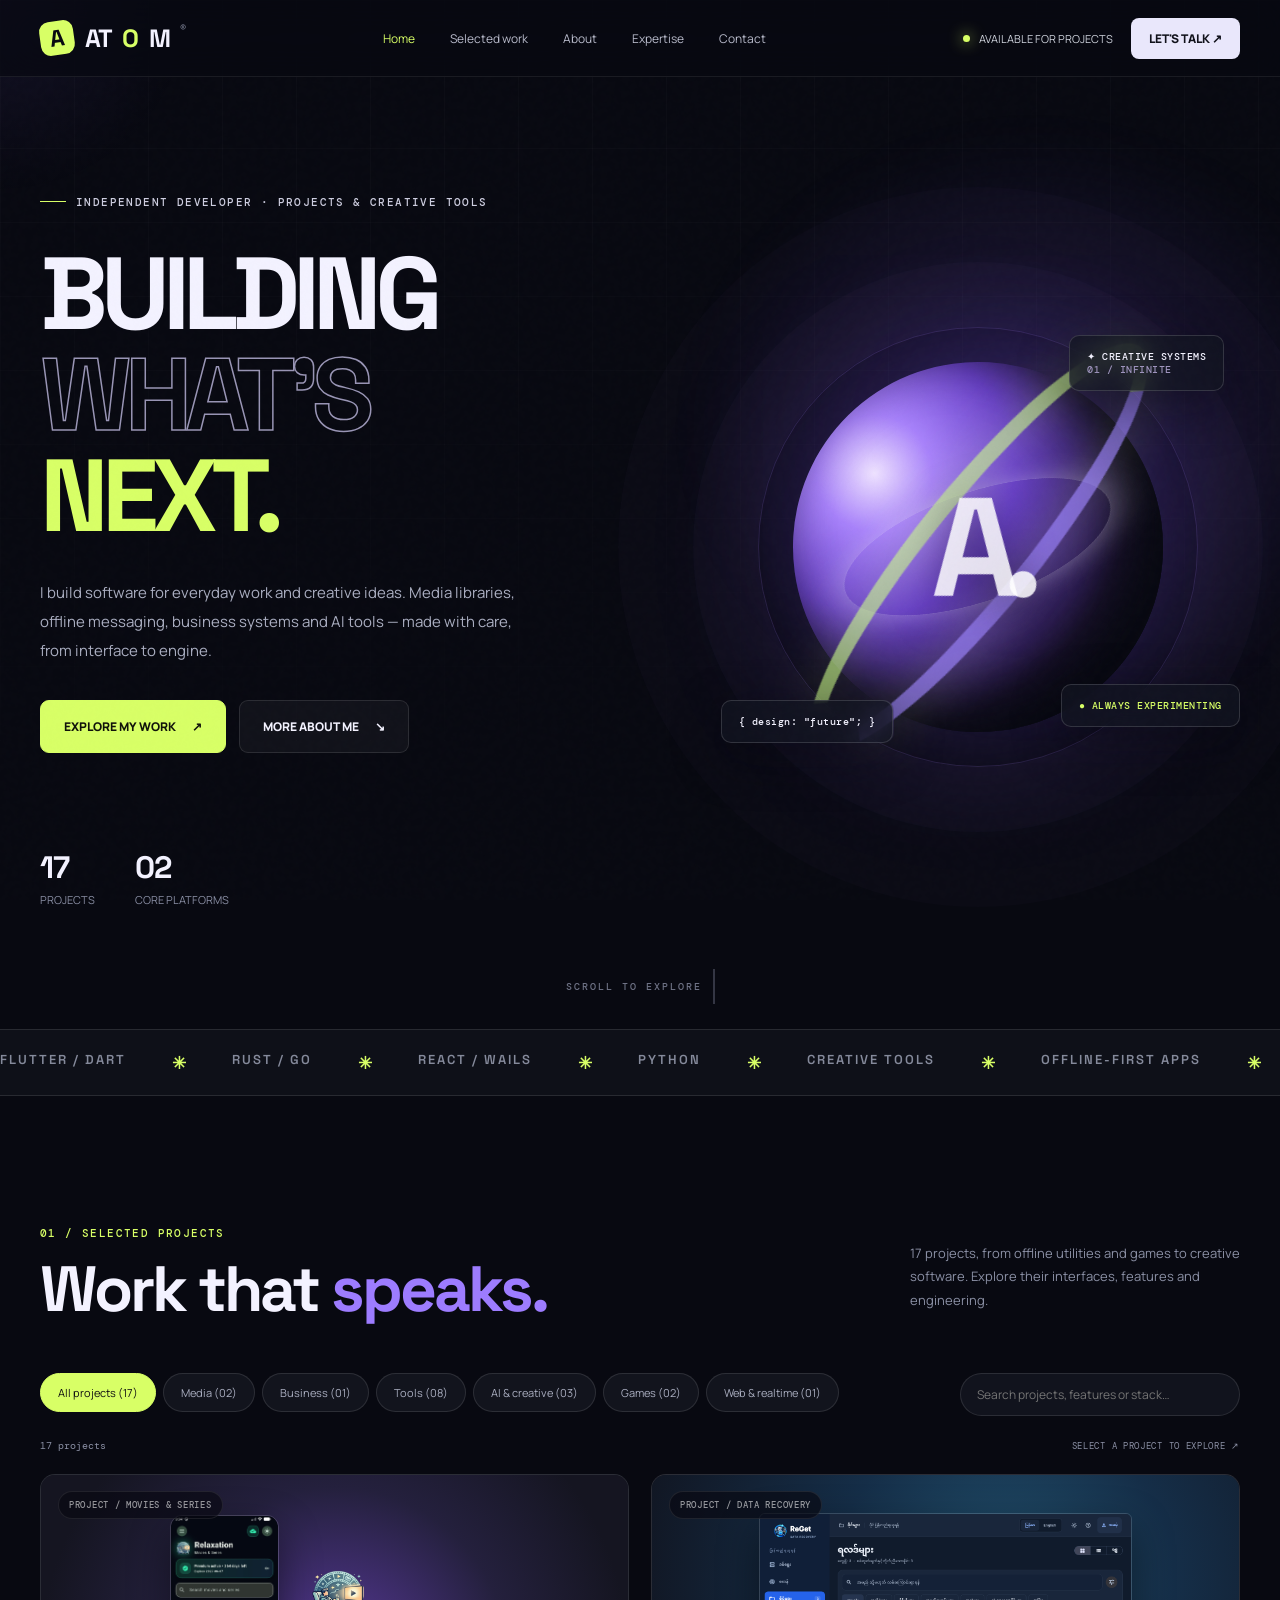
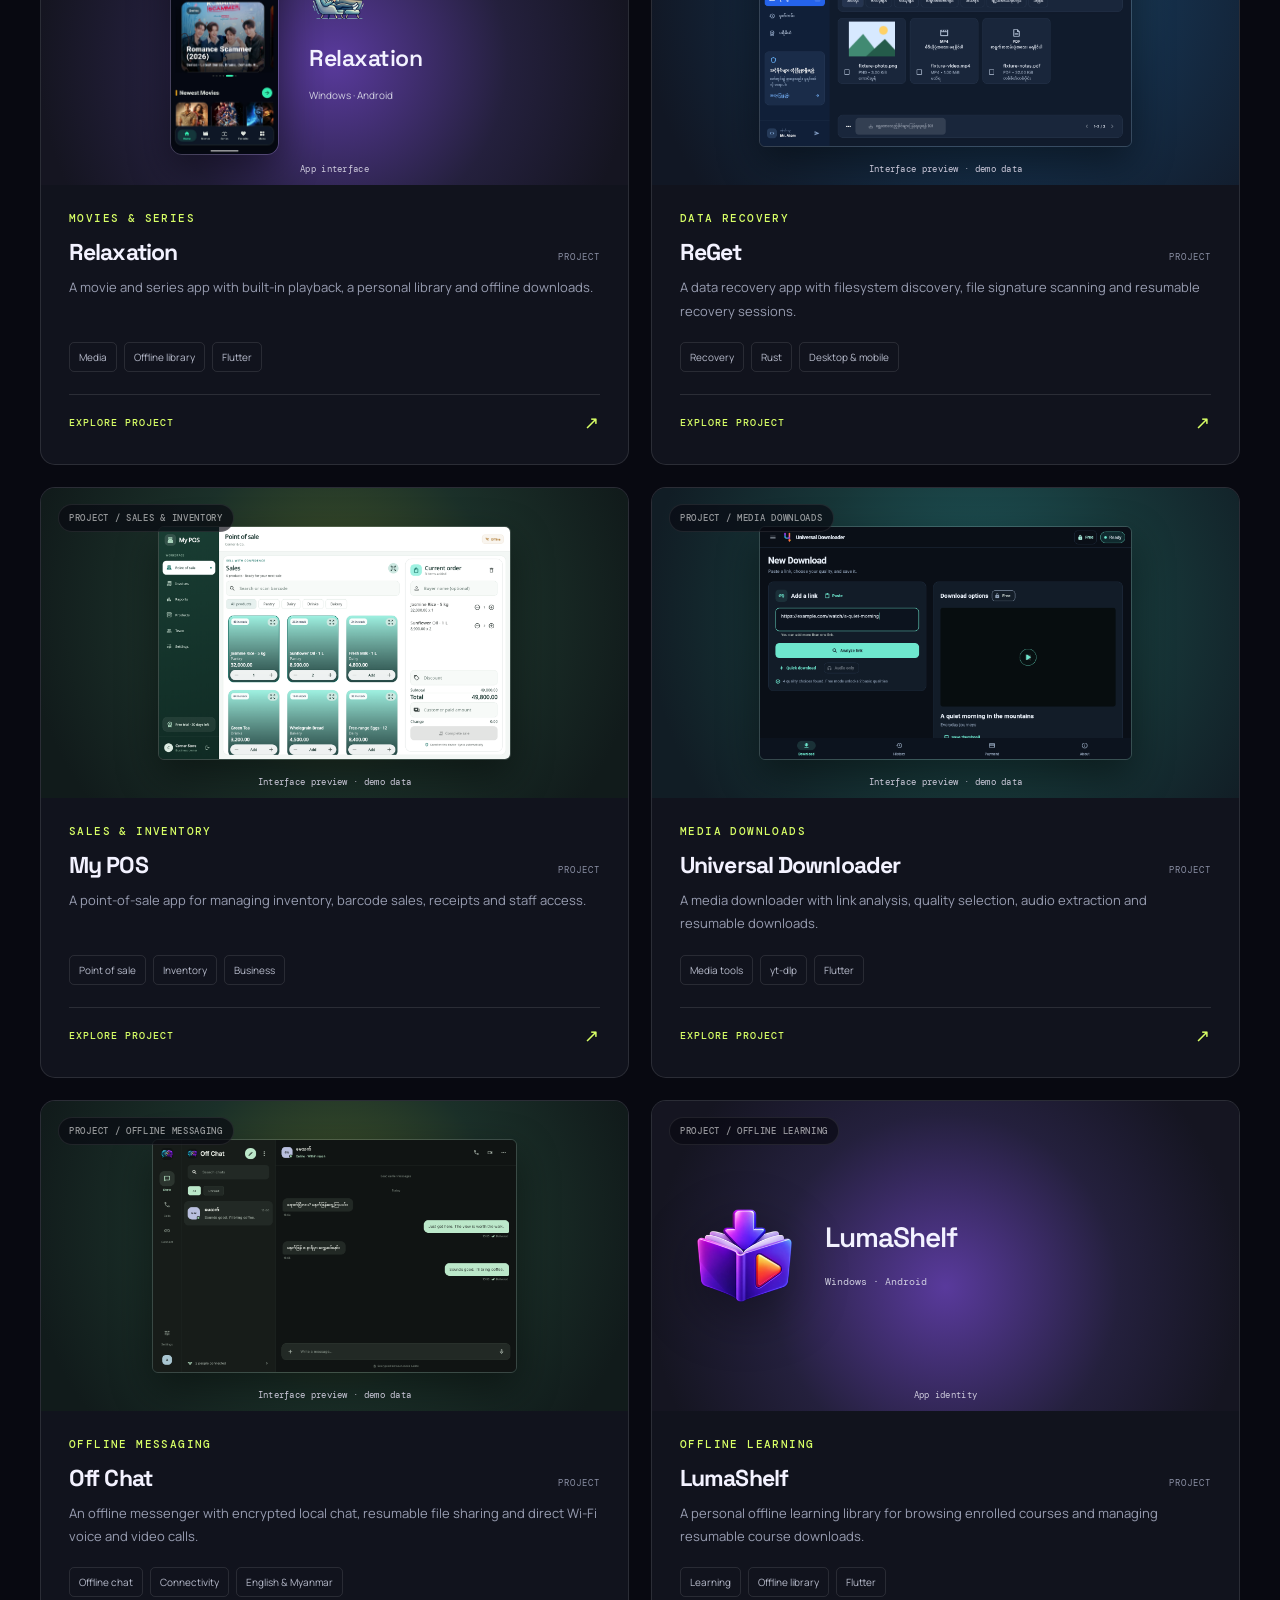
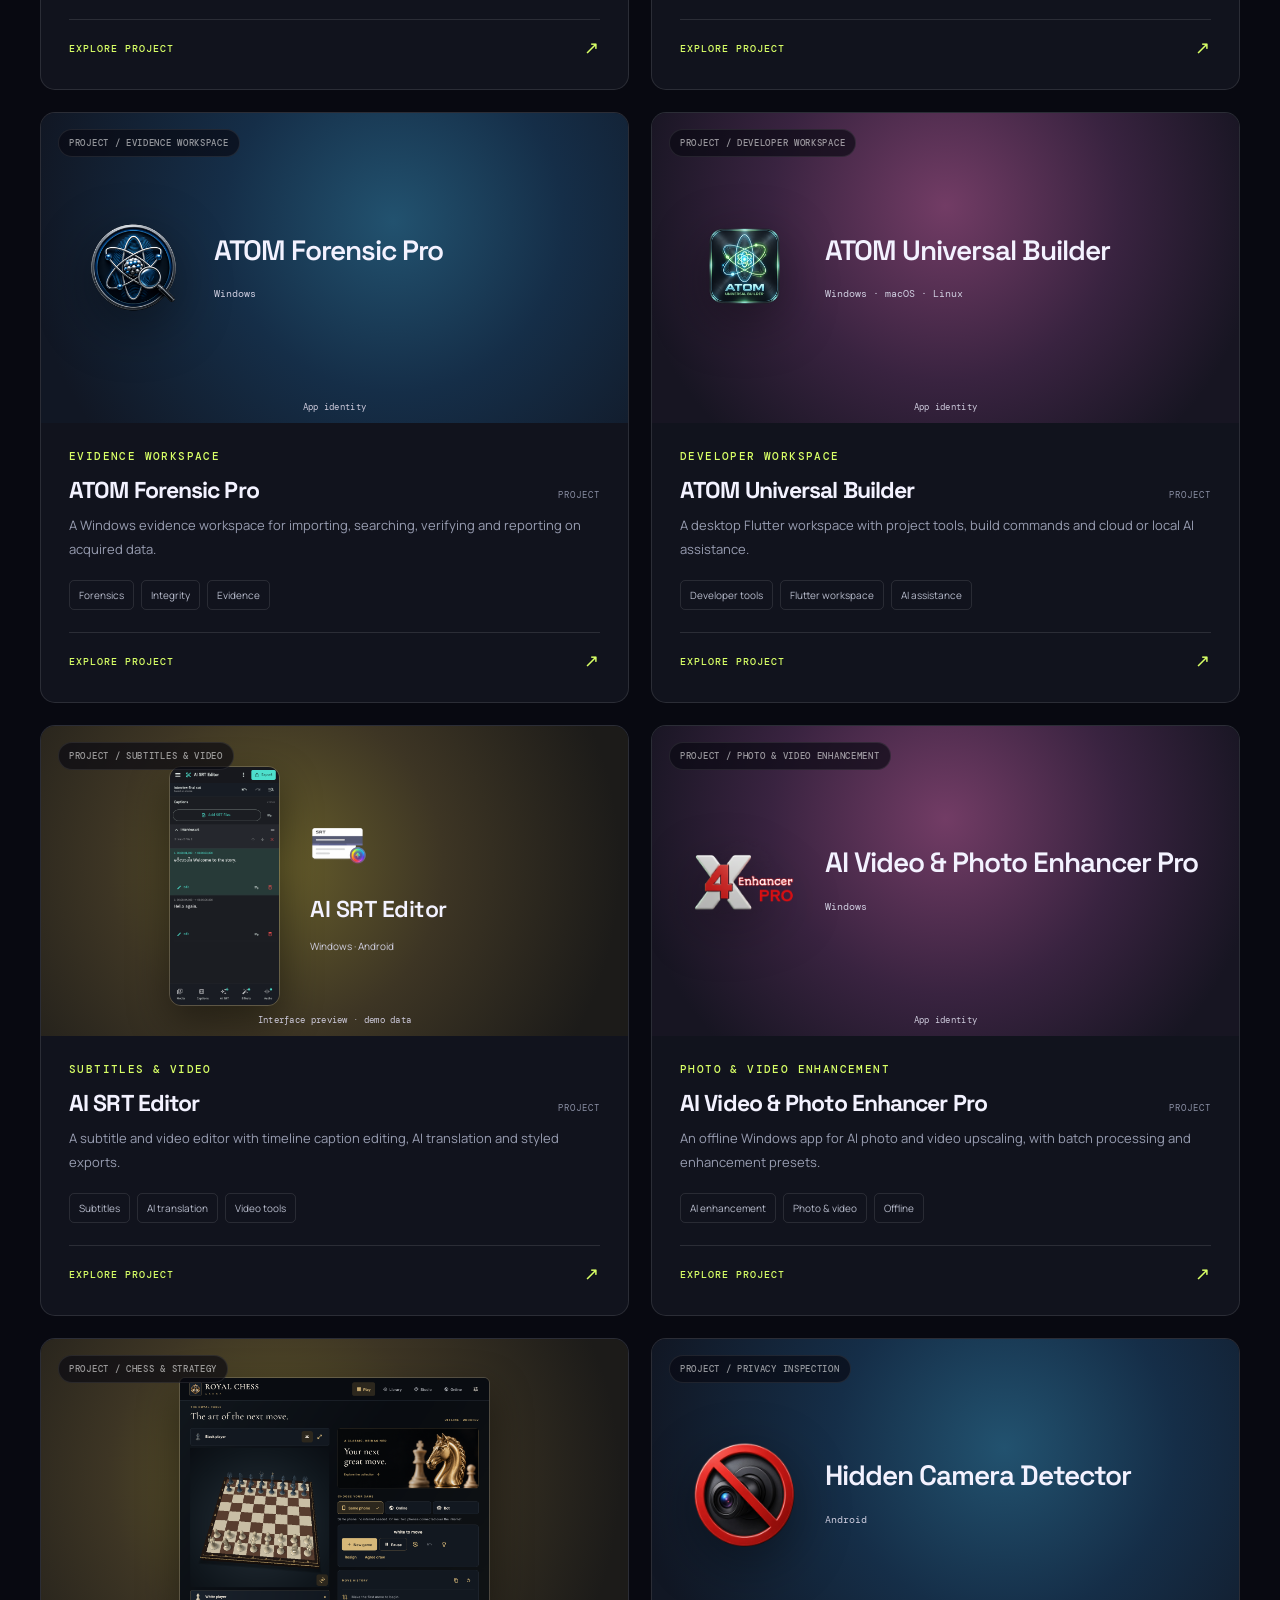
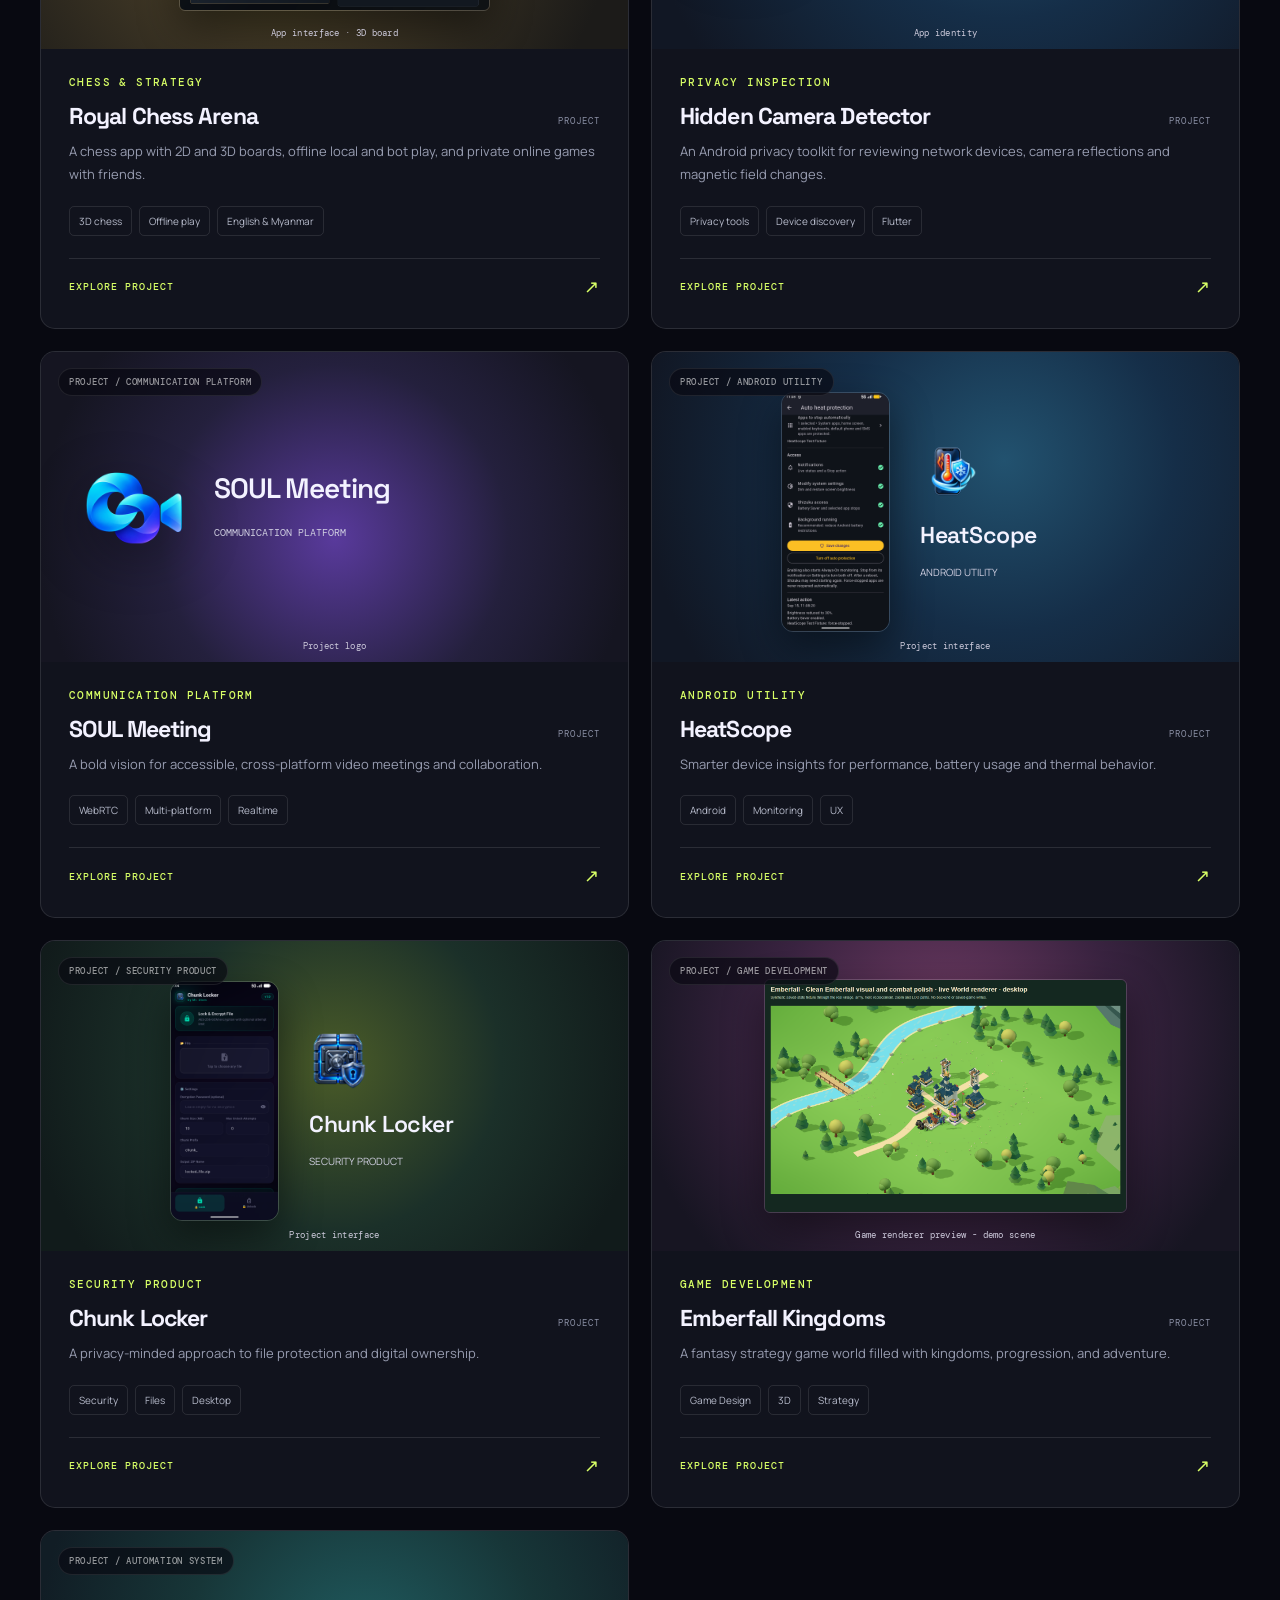
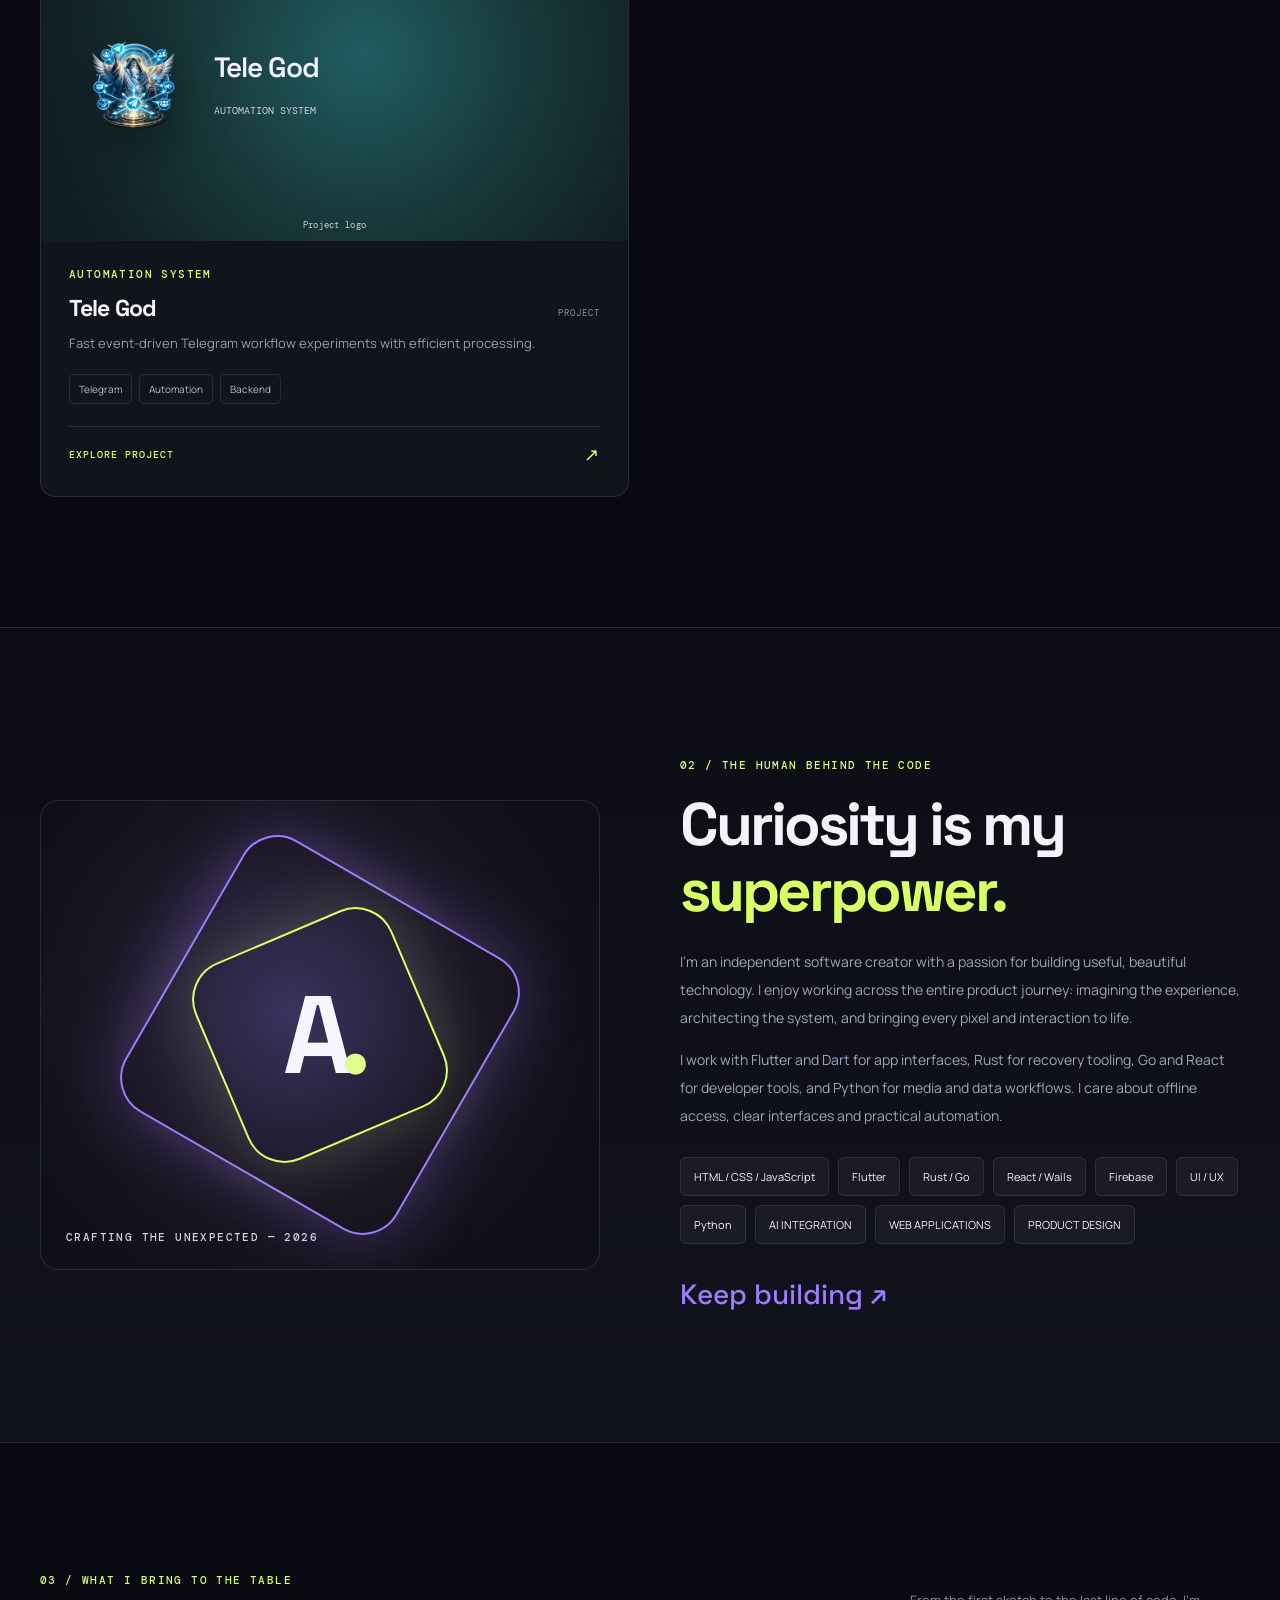
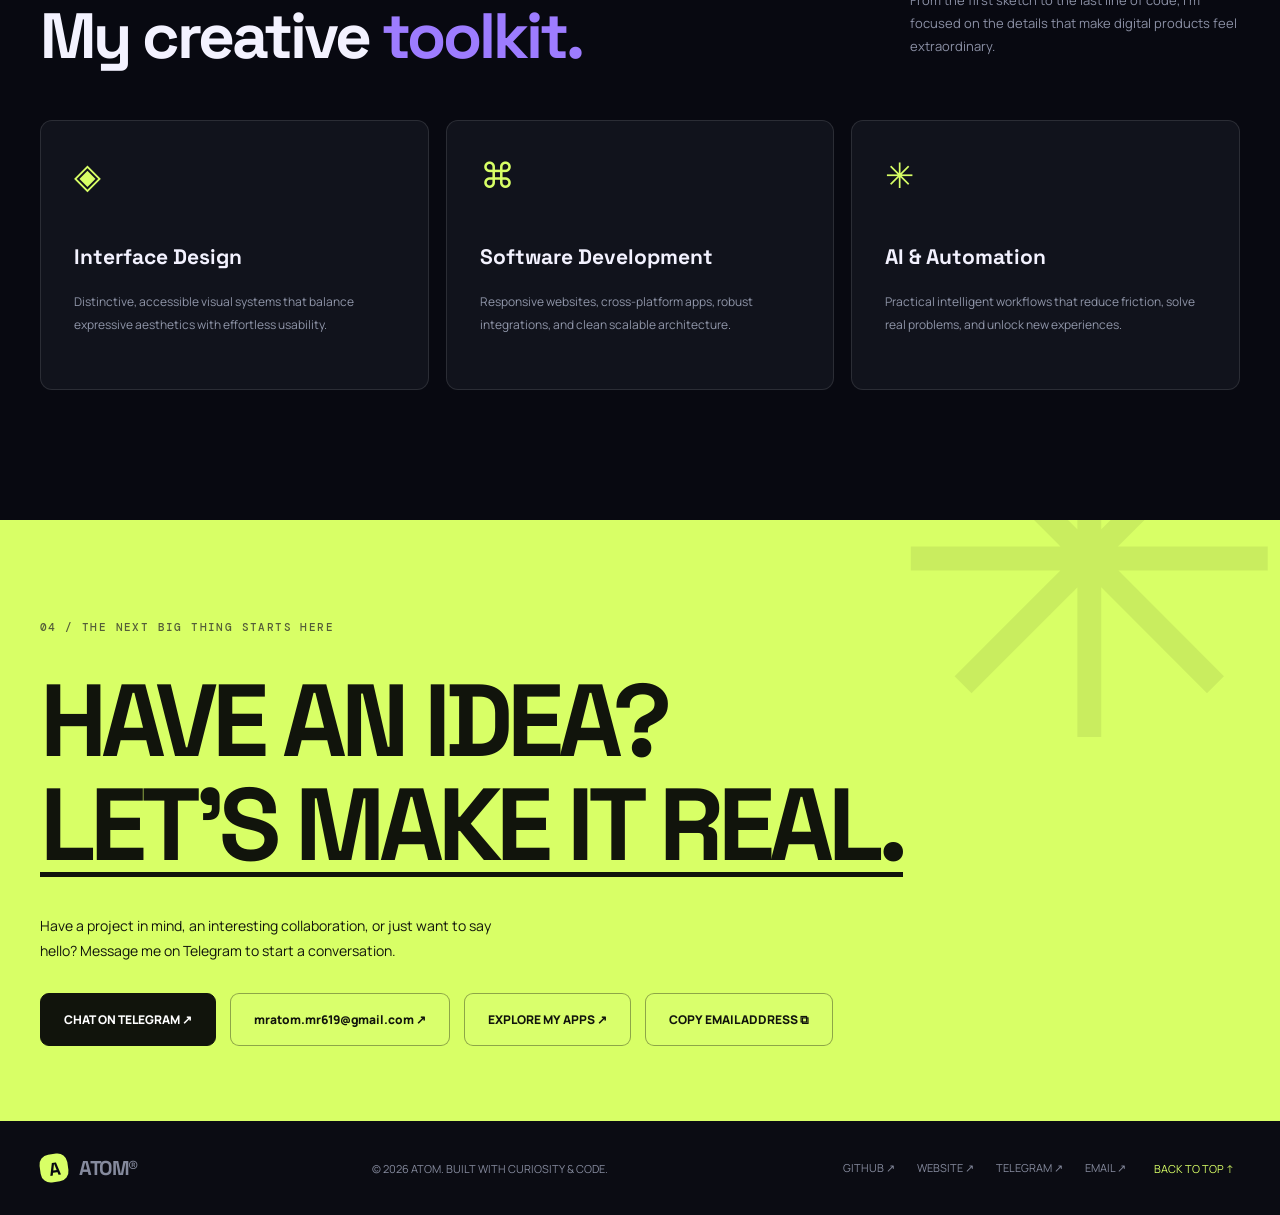
<file: index.html>
<!DOCTYPE html>
<html lang="en">
<head>
<meta charset="UTF-8"><meta name="viewport" content="width=device-width, initial-scale=1"><meta name="theme-color" content="#080911">
<title>ATOM — Projects, Tools & Creative Development</title>
<meta name="description" content="Explore ATOM’s 17 projects: Relaxation, ReGet, My POS, Universal Downloader, Off Chat, LumaShelf, ATOM Forensic Pro, ATOM Universal Builder, AI SRT Editor, AI Video &amp; Photo Enhancer Pro, Royal Chess Arena, Hidden Camera Detector, SOUL Meeting, HeatScope, Chunk Locker, Emberfall Kingdoms and Tele God.">
<meta property="og:title" content="ATOM — Projects, Tools & Creative Development">
<meta property="og:description" content="17 projects across media, business, communication, developer tools, games and AI. Explore interfaces, features and the technology behind each project.">
<meta property="og:type" content="website"><meta property="og:url" content="https://mratom.asia/">
<meta property="og:image" content="https://mratom.asia/assets/projects/reget.png">
<meta name="twitter:card" content="summary_large_image">
<link rel="canonical" href="https://mratom.asia/">
<link rel="icon" href="favicon.svg" type="image/svg+xml">
<link rel="stylesheet" href="styles.css?v=a83c1f78e23f">
</head>
<body>
<div class="cursor-glow" id="cursorGlow" aria-hidden="true"></div>
<header class="topbar"><div class="wrap nav"><a href="#home" class="brand" aria-label="Atom home"><span class="brand-icon">A</span>AT<span style="color:var(--acid)">O</span>M<span style="font-size:12px;color:var(--muted);align-self:start;letter-spacing:0">®</span></a><nav class="nav-links" id="navLinks" aria-label="Primary navigation"><a href="#home" class="active">Home</a><a href="#work">Selected work</a><a href="#about">About</a><a href="#services">Expertise</a><a href="#contact">Contact</a></nav><div class="nav-right"><span class="availability"><i class="dot"></i> AVAILABLE FOR PROJECTS</span><a class="nav-cta" href="https://t.me/mratom_619" target="_blank" rel="noopener noreferrer">LET'S TALK ↗</a><button class="menu" id="menuBtn" aria-label="Toggle menu" aria-expanded="false">☰</button></div></div></header>
<main><section class="hero" id="home"><div class="hero-grid"></div><div class="hero-glow"></div><div class="wrap hero-inner"><div class="hero-content"><div class="eyebrow mono"><i></i> INDEPENDENT DEVELOPER · PROJECTS & CREATIVE TOOLS</div><h1>BUILDING<br><span class="outline">WHAT'S</span><br><span class="accent">NEXT.</span></h1><p class="hero-copy">I build software for everyday work and creative ideas. Media libraries, offline messaging, business systems and AI tools — made with care, from interface to engine.</p><div class="hero-actions"><a href="#work" class="btn btn-primary">EXPLORE MY WORK <span>↗</span></a><a href="#about" class="btn btn-secondary">MORE ABOUT ME <span>↘</span></a></div><div class="hero-foot"><div><strong>17</strong><span>PROJECTS</span></div><div><strong>02</strong><span>CORE PLATFORMS</span></div></div></div><div class="hero-visual" aria-label="Decorative luminous 3D-style ATOM sculpture"><div class="orb-back"></div><div class="orb"><span>A.</span></div><div class="floating-label label-a">✦ CREATIVE SYSTEMS<br><span style="color:#9e94bd">01 / INFINITE</span></div><div class="floating-label label-b">{ design: "future"; }</div><div class="floating-label label-c">● ALWAYS EXPERIMENTING</div></div></div><div class="scroll-hint mono">SCROLL TO EXPLORE</div></section>
<div class="marquee" aria-hidden="true"><div class="marquee-track" id="marquee"></div></div>
<section class="section" id="work"><div class="wrap"><div class="section-head reveal"><div><div class="section-kicker mono"><span class="section-index">01 /</span> SELECTED PROJECTS</div><h2>Work that <em>speaks.</em></h2></div><p class="section-note">17 projects, from offline utilities and games to creative software. Explore their interfaces, features and engineering.</p></div>
<div class="work-controls"><div class="filters" role="group" aria-label="Project filters"><button type="button" class="filter active" data-filter="all" aria-pressed="true">All projects <span>(17)</span></button><button type="button" class="filter" data-filter="media" aria-pressed="false">Media <span>(02)</span></button><button type="button" class="filter" data-filter="business" aria-pressed="false">Business <span>(01)</span></button><button type="button" class="filter" data-filter="tools" aria-pressed="false">Tools <span>(08)</span></button><button type="button" class="filter" data-filter="ai" aria-pressed="false">AI & creative <span>(03)</span></button><button type="button" class="filter" data-filter="games" aria-pressed="false">Games <span>(02)</span></button><button type="button" class="filter" data-filter="web" aria-pressed="false">Web & realtime <span>(01)</span></button></div><label class="project-search"><span class="sr-only">Search projects</span><input id="projectSearch" type="search" placeholder="Search projects, features or stack…" autocomplete="off"></label></div>
<div class="work-status"><p id="resultCount" role="status" aria-live="polite">17 projects</p><span>SELECT A PROJECT TO EXPLORE ↗</span></div>
<div class="projects" id="projectGrid"><article class="project" id="relaxation" data-index="0" data-category="media"><div class="project-visual visual-purple"><span class="project-number mono">PROJECT / MOVIES &amp; SERIES</span><div class="portrait-preview"><img class="screen" src="assets/projects/relaxation.webp" alt="Relaxation interface preview" loading="lazy" decoding="async" width="900" height="2000"><div class="preview-aside"><img src="assets/projects/relaxation-icon.png" alt="" width="58" height="58" loading="lazy" decoding="async"><strong>Relaxation</strong><span>Windows · Android</span></div></div><span class="preview-caption">App interface</span></div><div class="project-details"><div class="mono" style="color:var(--acid);margin-bottom:12px">MOVIES &amp; SERIES</div><div class="project-title"><h3>Relaxation</h3><span class="project-status">PROJECT</span></div><p>A movie and series app with built-in playback, a personal library and offline downloads.</p><div class="tags"><span>Media</span><span>Offline library</span><span>Flutter</span></div><button type="button" class="project-action" aria-label="Explore Relaxation" data-open="0">EXPLORE PROJECT<span aria-hidden="true">↗</span></button><details><summary>Project details</summary><p>Relaxation brings search, favorites and a built-in video player into one Flutter app for Windows and Android. Playback history, resume controls and an offline library help viewers continue across sessions.</p><ul><li>Movie and series search</li><li>Favorites and personal library</li><li>Playback history and resume</li><li>Offline media downloads</li></ul><p>Built with: Flutter, Dart, Firebase, Telegram, Telethon</p></details></div></article>
<article class="project" id="reget" data-index="1" data-category="tools"><div class="project-visual visual-blue"><span class="project-number mono">PROJECT / DATA RECOVERY</span><img class="screen" src="assets/projects/reget.png" alt="ReGet interface preview" loading="lazy" decoding="async" width="1280" height="800"><span class="preview-caption">Interface preview · demo data</span></div><div class="project-details"><div class="mono" style="color:var(--acid);margin-bottom:12px">DATA RECOVERY</div><div class="project-title"><h3>ReGet</h3><span class="project-status">PROJECT</span></div><p>A data recovery app with filesystem discovery, file signature scanning and resumable recovery sessions.</p><div class="tags"><span>Recovery</span><span>Rust</span><span>Desktop &amp; mobile</span></div><button type="button" class="project-action" aria-label="Explore ReGet" data-open="1">EXPLORE PROJECT<span aria-hidden="true">↗</span></button><details><summary>Project details</summary><p>ReGet combines a Flutter interface with a Rust scanning engine to explore recoverable files on Windows and Android. Saved sessions, bounded file previews and licensed export support a structured recovery workflow.</p><ul><li>Filesystem discovery</li><li>File signature scanning</li><li>Resumable scan sessions</li><li>File previews and licensed export</li></ul><p>Built with: Flutter, Dart FFI, Rust, SQLite</p><p>Local scanning, resumable sessions and file previews lead into a licensed export workflow.</p></details></div></article>
<article class="project" id="my-pos" data-index="2" data-category="business"><div class="project-visual visual-green"><span class="project-number mono">PROJECT / SALES &amp; INVENTORY</span><img class="screen" src="assets/projects/my-pos.png" alt="My POS interface preview" loading="lazy" decoding="async" width="1280" height="847"><span class="preview-caption">Interface preview · demo data</span></div><div class="project-details"><div class="mono" style="color:var(--acid);margin-bottom:12px">SALES &amp; INVENTORY</div><div class="project-title"><h3>My POS</h3><span class="project-status">PROJECT</span></div><p>A point-of-sale app for managing inventory, barcode sales, receipts and staff access.</p><div class="tags"><span>Point of sale</span><span>Inventory</span><span>Business</span></div><button type="button" class="project-action" aria-label="Explore My POS" data-open="2">EXPLORE PROJECT<span aria-hidden="true">↗</span></button><details><summary>Project details</summary><p>My POS supports retail and restaurant sales workflows with inventory controls, receipts and sales reports on Windows and Android. Staff roles and encrypted local storage complement Firebase account and database services.</p><ul><li>Barcode sales and inventory</li><li>Receipts and billing</li><li>Staff roles and access</li><li>Sales reporting</li></ul><p>Built with: Flutter, Dart, Hive, Firebase Auth, Firebase Realtime Database</p><p>Includes appointment-fee billing for clinic reception workflows.</p></details></div></article>
<article class="project" id="universal-downloader" data-index="3" data-category="media"><div class="project-visual visual-cyan"><span class="project-number mono">PROJECT / MEDIA DOWNLOADS</span><img class="screen" src="assets/projects/universal-downloader.png" alt="Universal Downloader interface preview" loading="lazy" decoding="async" width="1280" height="800"><span class="preview-caption">Interface preview · demo data</span></div><div class="project-details"><div class="mono" style="color:var(--acid);margin-bottom:12px">MEDIA DOWNLOADS</div><div class="project-title"><h3>Universal Downloader</h3><span class="project-status">PROJECT</span></div><p>A media downloader with link analysis, quality selection, audio extraction and resumable downloads.</p><div class="tags"><span>Media tools</span><span>yt-dlp</span><span>Flutter</span></div><button type="button" class="project-action" aria-label="Explore Universal Downloader" data-open="3">EXPLORE PROJECT<span aria-hidden="true">↗</span></button><details><summary>Project details</summary><p>Universal Downloader uses yt-dlp with platform-specific media tools to download selected video and audio formats on Windows and Android. Local history, thumbnail saving and download controls keep the workflow in one Flutter interface.</p><ul><li>Media link and quality analysis</li><li>Video and audio downloads</li><li>Pause, resume and retry</li><li>Thumbnails and local history</li></ul><p>Built with: Flutter, Dart, yt-dlp, Python, FFmpeg, Firebase, Cloudflare Workers</p><p>Video and audio formats are selected from those made available by the source.</p></details></div></article>
<article class="project" id="off-chat" data-index="4" data-category="tools"><div class="project-visual visual-green"><span class="project-number mono">PROJECT / OFFLINE MESSAGING</span><img class="screen" src="assets/projects/off-chat.png" alt="Off Chat interface preview" loading="lazy" decoding="async" width="1280" height="820"><span class="preview-caption">Interface preview · demo data</span></div><div class="project-details"><div class="mono" style="color:var(--acid);margin-bottom:12px">OFFLINE MESSAGING</div><div class="project-title"><h3>Off Chat</h3><span class="project-status">PROJECT</span></div><p>An offline messenger with encrypted local chat, resumable file sharing and direct Wi-Fi voice and video calls.</p><div class="tags"><span>Offline chat</span><span>Connectivity</span><span>English &amp; Myanmar</span></div><button type="button" class="project-action" aria-label="Explore Off Chat" data-open="4">EXPLORE PROJECT<span aria-hidden="true">↗</span></button><details><summary>Project details</summary><p>Off Chat runs its mesh engine inside the Windows and Android apps, with no separate server required for local messaging. English and Myanmar interfaces bring together groups, local discovery, file transfers and direct calls.</p><ul><li>Encrypted local messaging</li><li>Groups and member controls</li><li>Resumable file sharing</li><li>Direct Wi-Fi voice and video calls</li></ul><p>Built with: Flutter, Dart, WebRTC, TCP / UDP, Bluetooth LE, Hive, Firebase</p><p>Voice and video connect over local Wi-Fi, LAN or a hotspot.</p></details></div></article>
<article class="project" id="lumashelf" data-index="5" data-category="tools"><div class="project-visual visual-purple"><span class="project-number mono">PROJECT / OFFLINE LEARNING</span><div class="identity-preview"><img src="assets/projects/lumashelf-icon.png" alt="LumaShelf project icon" loading="lazy" decoding="async" width="256" height="256"><div><strong>LumaShelf</strong><span>Windows · Android</span></div></div><span class="preview-caption">App identity</span></div><div class="project-details"><div class="mono" style="color:var(--acid);margin-bottom:12px">OFFLINE LEARNING</div><div class="project-title"><h3>LumaShelf</h3><span class="project-status">PROJECT</span></div><p>A personal offline learning library for browsing enrolled courses and managing resumable course downloads.</p><div class="tags"><span>Learning</span><span>Offline library</span><span>Flutter</span></div><button type="button" class="project-action" aria-label="Explore LumaShelf" data-open="5">EXPLORE PROJECT<span aria-hidden="true">↗</span></button><details><summary>Project details</summary><p>LumaShelf provides a native Flutter interface for an enrolled Udemy library on Windows and Android. Course search, curriculum selection and a persistent download queue work with platform-encrypted session storage.</p><ul><li>Enrolled course search</li><li>Curriculum and quality selection</li><li>Resumable download queue</li><li>Platform-encrypted session storage</li></ul><p>Built with: Flutter, Dart, Dio, Windows DPAPI, Android KeyStore</p><p>Native Flutter adaptation derived from UdemySaver, with support for downloadable MP4 lectures and course resources.</p><a href="https://github.com/jadis0x/UdemySaver" target="_blank" rel="noopener noreferrer">Original upstream ↗</a></details></div></article>
<article class="project" id="atom-forensic-pro" data-index="6" data-category="tools"><div class="project-visual visual-blue"><span class="project-number mono">PROJECT / EVIDENCE WORKSPACE</span><div class="identity-preview"><img src="assets/projects/forensic-icon.png" alt="ATOM Forensic Pro project icon" loading="lazy" decoding="async" width="256" height="256"><div><strong>ATOM Forensic Pro</strong><span>Windows</span></div></div><span class="preview-caption">App identity</span></div><div class="project-details"><div class="mono" style="color:var(--acid);margin-bottom:12px">EVIDENCE WORKSPACE</div><div class="project-title"><h3>ATOM Forensic Pro</h3><span class="project-status">PROJECT</span></div><p>A Windows evidence workspace for importing, searching, verifying and reporting on acquired data.</p><div class="tags"><span>Forensics</span><span>Integrity</span><span>Evidence</span></div><button type="button" class="project-action" aria-label="Explore ATOM Forensic Pro" data-open="6">EXPLORE PROJECT<span aria-hidden="true">↗</span></button><details><summary>Project details</summary><p>ATOM Forensic Pro brings folder and JSON imports together with explicit read-only Android acquisition through ADB. SHA-256 integrity checks, an audit log and HTML, CSV and JSON reports support evidence review.</p><ul><li>Folder and JSON evidence imports</li><li>Read-only Android ADB acquisition</li><li>SHA-256 integrity verification</li><li>Search, audit log and reports</li></ul><p>Built with: Flutter, Dart, Python, SQLite, ADB</p><p>Works with accessible local artifacts and explicitly authorized Android ADB acquisitions.</p></details></div></article>
<article class="project" id="atom-builder" data-index="7" data-category="tools"><div class="project-visual visual-pink"><span class="project-number mono">PROJECT / DEVELOPER WORKSPACE</span><div class="identity-preview"><img src="assets/projects/atom-builder-icon.png" alt="ATOM Universal Builder project icon" loading="lazy" decoding="async" width="256" height="256"><div><strong>ATOM Universal Builder</strong><span>Windows · macOS · Linux</span></div></div><span class="preview-caption">App identity</span></div><div class="project-details"><div class="mono" style="color:var(--acid);margin-bottom:12px">DEVELOPER WORKSPACE</div><div class="project-title"><h3>ATOM Universal Builder</h3><span class="project-status">PROJECT</span></div><p>A desktop Flutter workspace with project tools, build commands and cloud or local AI assistance.</p><div class="tags"><span>Developer tools</span><span>Flutter workspace</span><span>AI assistance</span></div><button type="button" class="project-action" aria-label="Explore ATOM Universal Builder" data-open="7">EXPLORE PROJECT<span aria-hidden="true">↗</span></button><details><summary>Project details</summary><p>ATOM Universal Builder combines a Go and Wails desktop shell with a React interface and Monaco editor. Build, run, test and doctor commands sit alongside project search, Git tools, extensions and AI Ask and Agent workflows.</p><ul><li>Flutter build, run, test and doctor</li><li>Project search and Git tools</li><li>Monaco editor and extensions</li><li>Cloud and local AI workflows</li></ul><p>Built with: Go, Wails v2, React, Monaco, Vite</p><p>Windows desktop workspace with macOS and Linux build targets.</p></details></div></article>
<article class="project" id="ai-srt-editor" data-index="8" data-category="ai"><div class="project-visual visual-yellow"><span class="project-number mono">PROJECT / SUBTITLES &amp; VIDEO</span><div class="portrait-preview"><img class="screen" src="assets/projects/ai-srt-editor.png" alt="AI SRT Editor interface preview" loading="lazy" decoding="async" width="780" height="1688"><div class="preview-aside"><img src="assets/projects/ai-srt-editor-icon.png" alt="" width="58" height="58" loading="lazy" decoding="async"><strong>AI SRT Editor</strong><span>Windows · Android</span></div></div><span class="preview-caption">Interface preview · demo data</span></div><div class="project-details"><div class="mono" style="color:var(--acid);margin-bottom:12px">SUBTITLES &amp; VIDEO</div><div class="project-title"><h3>AI SRT Editor</h3><span class="project-status">PROJECT</span></div><p>A subtitle and video editor with timeline caption editing, AI translation and styled exports.</p><div class="tags"><span>Subtitles</span><span>AI translation</span><span>Video tools</span></div><button type="button" class="project-action" aria-label="Explore AI SRT Editor" data-open="8">EXPLORE PROJECT<span aria-hidden="true">↗</span></button><details><summary>Project details</summary><p>AI SRT Editor brings caption timing, text editing and subtitle styles into a Flutter workspace for Windows and Android. A project library, autosave and undo support ongoing edits, with SRT, VTT, TXT and MP4 export options.</p><ul><li>Timeline caption editing</li><li>AI-assisted translation</li><li>Subtitle styles and project autosave</li><li>SRT, VTT, TXT and MP4 export</li></ul><p>Built with: Flutter, Dart, FFmpeg, media_kit, Firebase, Cloudflare Workers</p></details></div></article>
<article class="project" id="ai-enhancer-pro" data-index="9" data-category="ai"><div class="project-visual visual-pink"><span class="project-number mono">PROJECT / PHOTO &amp; VIDEO ENHANCEMENT</span><div class="identity-preview"><img src="assets/projects/ai-enhancer-pro-icon.png" alt="AI Video &amp; Photo Enhancer Pro project icon" loading="lazy" decoding="async" width="256" height="256"><div><strong>AI Video &amp; Photo Enhancer Pro</strong><span>Windows</span></div></div><span class="preview-caption">App identity</span></div><div class="project-details"><div class="mono" style="color:var(--acid);margin-bottom:12px">PHOTO &amp; VIDEO ENHANCEMENT</div><div class="project-title"><h3>AI Video &amp; Photo Enhancer Pro</h3><span class="project-status">PROJECT</span></div><p>An offline Windows app for AI photo and video upscaling, with batch processing and enhancement presets.</p><div class="tags"><span>AI enhancement</span><span>Photo &amp; video</span><span>Offline</span></div><button type="button" class="project-action" aria-label="Explore AI Video &amp; Photo Enhancer Pro" data-open="9">EXPLORE PROJECT<span aria-hidden="true">↗</span></button><details><summary>Project details</summary><p>AI Video &amp; Photo Enhancer Pro combines a Python interface with a local Real-ESRGAN engine for photo and video enhancement. Eight presets, GPU and tile controls, a batch queue and frame-level progress guide the workflow from import to export.</p><ul><li>Model-dependent 2x, 3x and 4x upscaling</li><li>Batch photo and MP4/MKV video processing</li><li>GPU selection and adjustable tile size</li><li>Frame progress, remaining time and result playback</li></ul><p>Built with: Python, Tkinter, Real-ESRGAN, ncnn / Vulkan, FFmpeg, PyInstaller</p><p>Runs enhancement locally, with PNG photo output and H.264 video export.</p></details></div></article>
<article class="project" id="royal-chess-arena" data-index="10" data-category="games"><div class="project-visual visual-yellow"><span class="project-number mono">PROJECT / CHESS &amp; STRATEGY</span><img class="screen" src="assets/projects/royal-chess-arena.webp" alt="Royal Chess Arena interface preview" loading="lazy" decoding="async" width="1200" height="900"><span class="preview-caption">App interface · 3D board</span></div><div class="project-details"><div class="mono" style="color:var(--acid);margin-bottom:12px">CHESS &amp; STRATEGY</div><div class="project-title"><h3>Royal Chess Arena</h3><span class="project-status">PROJECT</span></div><p>A chess app with 2D and 3D boards, offline local and bot play, and private online games with friends.</p><div class="tags"><span>3D chess</span><span>Offline play</span><span>English &amp; Myanmar</span></div><button type="button" class="project-action" aria-label="Explore Royal Chess Arena" data-open="10">EXPLORE PROJECT<span aria-hidden="true">↗</span></button><details><summary>Project details</summary><p>Play on the same device, challenge a local bot or invite a friend through a private room code or link. Royal Chess Arena combines customizable 2D and native 3D boards with saved games, PGN tools and English and Myanmar interfaces across desktop, web and mobile.</p><ul><li>2D and native 3D boards with three camera angles</li><li>Offline two-player games and a ten-level bot with hints</li><li>Private unrated online rooms with invitation codes and links</li><li>Saved-game replay, PGN import/export and board customization</li></ul><p>Built with: Flutter, Dart, Firebase Firestore, Alpha-beta search</p><p>Private online games are unrated; local games and the bot work offline.</p></details></div></article>
<article class="project" id="hidden-camera-detector" data-index="11" data-category="tools"><div class="project-visual visual-blue"><span class="project-number mono">PROJECT / PRIVACY INSPECTION</span><div class="identity-preview"><img src="assets/projects/hidden-camera-detector-icon.png" alt="Hidden Camera Detector project icon" loading="lazy" decoding="async" width="256" height="256"><div><strong>Hidden Camera Detector</strong><span>Android</span></div></div><span class="preview-caption">App identity</span></div><div class="project-details"><div class="mono" style="color:var(--acid);margin-bottom:12px">PRIVACY INSPECTION</div><div class="project-title"><h3>Hidden Camera Detector</h3><span class="project-status">PROJECT</span></div><p>An Android privacy toolkit for reviewing network devices, camera reflections and magnetic field changes.</p><div class="tags"><span>Privacy tools</span><span>Device discovery</span><span>Flutter</span></div><button type="button" class="project-action" aria-label="Explore Hidden Camera Detector" data-open="11">EXPLORE PROJECT<span aria-hidden="true">↗</span></button><details><summary>Project details</summary><p>Hidden Camera Detector combines local network service checks, nearby Bluetooth LE advertisements and calibrated sensor readings to surface devices and signals worth reviewing. Camera controls and a six-step room checklist help users examine possible clues in context.</p><ul><li>Wi-Fi service checks and nearby Bluetooth LE device clues</li><li>Magnetic field readings with baseline calibration</li><li>Live camera view with torch, zoom and contrast controls</li><li>Six-step room inspection checklist</li></ul><p>Built with: Flutter, Dart, Provider, Bluetooth LE, sensors_plus</p><p>Device and sensor readings provide inspection clues, not confirmation of a hidden camera. Available tools depend on the phone&#39;s hardware.</p></details></div></article>
<article class="project" id="soul-meeting" data-index="12" data-category="web"><div class="project-visual visual-purple"><span class="project-number mono">PROJECT / COMMUNICATION PLATFORM</span><div class="identity-preview"><img src="assets/projects/soul-meeting-icon.png" alt="SOUL Meeting project icon" loading="lazy" decoding="async" width="256" height="256"><div><strong>SOUL Meeting</strong><span>COMMUNICATION PLATFORM</span></div></div><span class="preview-caption">Project logo</span></div><div class="project-details"><div class="mono" style="color:var(--acid);margin-bottom:12px">COMMUNICATION PLATFORM</div><div class="project-title"><h3>SOUL Meeting</h3><span class="project-status">PROJECT</span></div><p>A bold vision for accessible, cross-platform video meetings and collaboration.</p><div class="tags"><span>WebRTC</span><span>Multi-platform</span><span>Realtime</span></div><button type="button" class="project-action" aria-label="Explore SOUL Meeting" data-open="12">EXPLORE PROJECT<span aria-hidden="true">↗</span></button><details><summary>Project details</summary><p>SOUL is a project exploring a modern video meeting platform across Web, Android, iOS and Windows, designed with affordability, useful collaboration tools and large meetings in mind.</p><p>Built with: WebRTC, Multi-platform, Realtime</p></details></div></article>
<article class="project" id="heatscope" data-index="13" data-category="tools"><div class="project-visual visual-blue"><span class="project-number mono">PROJECT / ANDROID UTILITY</span><div class="portrait-preview"><img class="screen" src="assets/projects/heatscope.png" alt="HeatScope interface preview" loading="lazy" decoding="async" width="1080" height="2400"><div class="preview-aside"><img src="assets/projects/heatscope-icon.png" alt="" width="58" height="58" loading="lazy" decoding="async"><strong>HeatScope</strong><span>ANDROID UTILITY</span></div></div><span class="preview-caption">Project interface</span></div><div class="project-details"><div class="mono" style="color:var(--acid);margin-bottom:12px">ANDROID UTILITY</div><div class="project-title"><h3>HeatScope</h3><span class="project-status">PROJECT</span></div><p>Smarter device insights for performance, battery usage and thermal behavior.</p><div class="tags"><span>Android</span><span>Monitoring</span><span>UX</span></div><button type="button" class="project-action" aria-label="Explore HeatScope" data-open="13">EXPLORE PROJECT<span aria-hidden="true">↗</span></button><details><summary>Project details</summary><p>HeatScope explores a privacy-minded Android utility that helps people understand which background activities may contribute to device heat and drain, with clear, honest diagnostics.</p><p>Built with: Android, Monitoring, UX</p></details></div></article>
<article class="project" id="chunk-locker" data-index="14" data-category="tools"><div class="project-visual visual-green"><span class="project-number mono">PROJECT / SECURITY PRODUCT</span><div class="portrait-preview"><img class="screen" src="assets/projects/chunk-locker.png" alt="Chunk Locker interface preview" loading="lazy" decoding="async" width="1080" height="2400"><div class="preview-aside"><img src="assets/projects/chunk-locker-icon.png" alt="" width="58" height="58" loading="lazy" decoding="async"><strong>Chunk Locker</strong><span>SECURITY PRODUCT</span></div></div><span class="preview-caption">Project interface</span></div><div class="project-details"><div class="mono" style="color:var(--acid);margin-bottom:12px">SECURITY PRODUCT</div><div class="project-title"><h3>Chunk Locker</h3><span class="project-status">PROJECT</span></div><p>A privacy-minded approach to file protection and digital ownership.</p><div class="tags"><span>Security</span><span>Files</span><span>Desktop</span></div><button type="button" class="project-action" aria-label="Explore Chunk Locker" data-open="14">EXPLORE PROJECT<span aria-hidden="true">↗</span></button><details><summary>Project details</summary><p>Chunk Locker represents the idea that strong data protection should still feel approachable, usable and under the user’s control.</p><p>Built with: Security, Files, Desktop</p></details></div></article>
<article class="project" id="emberfall-kingdoms" data-index="15" data-category="games"><div class="project-visual visual-pink"><span class="project-number mono">PROJECT / GAME DEVELOPMENT</span><img class="screen" src="assets/projects/emberfall-kingdoms.png" alt="Emberfall Kingdoms interface preview" loading="lazy" decoding="async" width="1280" height="821"><span class="preview-caption">Game renderer preview - demo scene</span></div><div class="project-details"><div class="mono" style="color:var(--acid);margin-bottom:12px">GAME DEVELOPMENT</div><div class="project-title"><h3>Emberfall Kingdoms</h3><span class="project-status">PROJECT</span></div><p>A fantasy strategy game world filled with kingdoms, progression, and adventure.</p><div class="tags"><span>Game Design</span><span>3D</span><span>Strategy</span></div><button type="button" class="project-action" aria-label="Explore Emberfall Kingdoms" data-open="15">EXPLORE PROJECT<span aria-hidden="true">↗</span></button><details><summary>Project details</summary><p>Emberfall Kingdoms is a game development project exploring evolving heroes, armies, environments and upgradeable buildings with visually distinct progression.</p><p>Built with: Game Design, 3D, Strategy</p></details></div></article>
<article class="project" id="tele-god" data-index="16" data-category="ai"><div class="project-visual visual-cyan"><span class="project-number mono">PROJECT / AUTOMATION SYSTEM</span><div class="identity-preview"><img src="assets/projects/tele-god-icon.png" alt="Tele God project icon" loading="lazy" decoding="async" width="256" height="256"><div><strong>Tele God</strong><span>AUTOMATION SYSTEM</span></div></div><span class="preview-caption">Project logo</span></div><div class="project-details"><div class="mono" style="color:var(--acid);margin-bottom:12px">AUTOMATION SYSTEM</div><div class="project-title"><h3>Tele God</h3><span class="project-status">PROJECT</span></div><p>Fast event-driven Telegram workflow experiments with efficient processing.</p><div class="tags"><span>Telegram</span><span>Automation</span><span>Backend</span></div><button type="button" class="project-action" aria-label="Explore Tele God" data-open="16">EXPLORE PROJECT<span aria-hidden="true">↗</span></button><details><summary>Project details</summary><p>Tele God explores Telegram monitoring and forwarding automation, with an emphasis on response speed, resource efficiency and dependable background processing.</p><p>Built with: Telegram, Automation, Backend</p></details></div></article></div><p class="empty" id="emptyMessage" hidden>No projects match your search. Try a different term or category.</p><noscript><p class="section-note">JavaScript is disabled. All projects and their expandable details are available below.</p></noscript></div></section>
<section class="section about" id="about"><div class="wrap about-layout"><div class="about-art reveal"><strong>A<span style="color:var(--acid)">.</span></strong><span class="about-corner mono">CRAFTING THE UNEXPECTED — 2026</span></div><div class="about-copy reveal"><div class="section-kicker mono"><span class="section-index">02 /</span> THE HUMAN BEHIND THE CODE</div><h2>Curiosity is my <em>superpower.</em></h2><p>I'm an independent software creator with a passion for building useful, beautiful technology. I enjoy working across the entire product journey: imagining the experience, architecting the system, and bringing every pixel and interaction to life.</p><p>I work with Flutter and Dart for app interfaces, Rust for recovery tooling, Go and React for developer tools, and Python for media and data workflows. I care about offline access, clear interfaces and practical automation.</p><div class="skills"><span>HTML / CSS / JavaScript</span><span>Flutter</span><span>Rust / Go</span><span>React / Wails</span><span>Firebase</span><span>UI / UX</span><span>Python</span><span>AI INTEGRATION</span><span>WEB APPLICATIONS</span><span>PRODUCT DESIGN</span></div><div class="about-signature">Keep building ↗</div></div></div></section>
<section class="section" id="services"><div class="wrap"><div class="section-head reveal"><div><div class="section-kicker mono"><span class="section-index">03 /</span> WHAT I BRING TO THE TABLE</div><h2>My creative <em>toolkit.</em></h2></div><p class="section-note">From the first sketch to the last line of code, I'm focused on the details that make digital products feel extraordinary.</p></div><div class="services"><article class="service reveal"><div class="service-icon">◈</div><h3>Interface Design</h3><p>Distinctive, accessible visual systems that balance expressive aesthetics with effortless usability.</p></article><article class="service reveal"><div class="service-icon">⌘</div><h3>Software Development</h3><p>Responsive websites, cross-platform apps, robust integrations, and clean scalable architecture.</p></article><article class="service reveal"><div class="service-icon">✳</div><h3>AI & Automation</h3><p>Practical intelligent workflows that reduce friction, solve real problems, and unlock new experiences.</p></article></div></div></section>
<section class="contact" id="contact"><div class="wrap"><div class="mono">04 / THE NEXT BIG THING STARTS HERE</div><h2>HAVE AN IDEA?<br><span>LET'S MAKE IT REAL.</span></h2><p>Have a project in mind, an interesting collaboration, or just want to say hello? Message me on Telegram to start a conversation.</p><div class="contact-actions"><a href="https://t.me/mratom_619" class="btn btn-primary" target="_blank" rel="noopener noreferrer">CHAT ON TELEGRAM ↗</a><a href="mailto:mratom.mr619@gmail.com" class="btn btn-secondary">mratom.mr619@gmail.com ↗</a><a href="https://apps.mratom.asia" class="btn btn-secondary" target="_blank" rel="noopener noreferrer">EXPLORE MY APPS ↗</a><button class="btn btn-secondary" id="copyEmail">COPY EMAIL ADDRESS ⧉</button></div></div></section></main>
<footer class="footer"><div class="wrap"><a href="#home" class="brand" style="font-size:20px"><span class="brand-icon" style="width:28px;height:28px;font-size:18px">A</span>ATOM®</a><p>© <span id="year"></span> ATOM. BUILT WITH CURIOSITY & CODE.</p><div class="footer-links"><a href="https://github.com/mratom1/portfolio" target="_blank" rel="noopener noreferrer">GITHUB ↗</a><a href="https://apps.mratom.asia" target="_blank" rel="noopener noreferrer">WEBSITE ↗</a><a href="https://t.me/mratom_619" target="_blank" rel="noopener noreferrer">TELEGRAM ↗</a><a href="mailto:mratom.mr619@gmail.com">EMAIL ↗</a><button class="back-top" id="backTop">BACK TO TOP ↑</button></div></div></footer>
<dialog id="projectDialog" aria-labelledby="modalTitle"><div class="modal"><button class="close" id="closeModal" aria-label="Close project details">×</button><span class="mono" id="modalCategory"></span><h3 id="modalTitle"></h3><div id="modalVisual"></div><p id="modalDescription"></p><div id="modalPlatforms" class="tags"></div><section id="featureSection"><h4>Project features</h4><ul id="modalFeatures"></ul></section><section><h4>Built with</h4><div class="tags" id="modalTags"></div></section><p id="modalNote" class="project-note"></p><a id="modalCredit" target="_blank" rel="noopener noreferrer">Original upstream ↗</a><div class="modal-actions"><a href="https://t.me/mratom_619" class="btn btn-primary" id="modalContact" target="_blank" rel="noopener noreferrer">LET'S TALK ON TELEGRAM ↗</a><button type="button" class="btn btn-secondary" id="shareProject">COPY PROJECT LINK ⧉</button></div><p id="shareStatus" role="status" aria-live="polite"></p></div></dialog>
<script id="projectData" type="application/json">[{"id":"relaxation","title":"Relaxation","category":"media","label":"MOVIES & SERIES","description":"A movie and series app with built-in playback, a personal library and offline downloads.","detail":"Relaxation brings search, favorites and a built-in video player into one Flutter app for Windows and Android. Playback history, resume controls and an offline library help viewers continue across sessions.","features":["Movie and series search","Favorites and personal library","Playback history and resume","Offline media downloads"],"stack":["Flutter","Dart","Firebase","Telegram","Telethon"],"platforms":["Windows","Android"],"icon":"assets/projects/relaxation-icon.png","image":"assets/projects/relaxation.webp","imageCaption":"App interface","previewType":"screenshot","tags":["Media","Offline library","Flutter"],"tone":"purple","color":"#b397f4"},{"id":"reget","title":"ReGet","category":"tools","label":"DATA RECOVERY","description":"A data recovery app with filesystem discovery, file signature scanning and resumable recovery sessions.","detail":"ReGet combines a Flutter interface with a Rust scanning engine to explore recoverable files on Windows and Android. Saved sessions, bounded file previews and licensed export support a structured recovery workflow.","features":["Filesystem discovery","File signature scanning","Resumable scan sessions","File previews and licensed export"],"stack":["Flutter","Dart FFI","Rust","SQLite"],"platforms":["Windows","Android"],"icon":"assets/projects/reget-icon.png","image":"assets/projects/reget.png","imageCaption":"Interface preview · demo data","previewType":"screenshot","note":"Local scanning, resumable sessions and file previews lead into a licensed export workflow.","tags":["Recovery","Rust","Desktop & mobile"],"tone":"blue","color":"#63caec"},{"id":"my-pos","title":"My POS","category":"business","label":"SALES & INVENTORY","description":"A point-of-sale app for managing inventory, barcode sales, receipts and staff access.","detail":"My POS supports retail and restaurant sales workflows with inventory controls, receipts and sales reports on Windows and Android. Staff roles and encrypted local storage complement Firebase account and database services.","features":["Barcode sales and inventory","Receipts and billing","Staff roles and access","Sales reporting"],"stack":["Flutter","Dart","Hive","Firebase Auth","Firebase Realtime Database"],"platforms":["Windows","Android"],"icon":"assets/projects/my-pos-icon.png","image":"assets/projects/my-pos.png","imageCaption":"Interface preview · demo data","previewType":"screenshot","note":"Includes appointment-fee billing for clinic reception workflows.","tags":["Point of sale","Inventory","Business"],"tone":"green","color":"#b8e4c4"},{"id":"universal-downloader","title":"Universal Downloader","category":"media","label":"MEDIA DOWNLOADS","description":"A media downloader with link analysis, quality selection, audio extraction and resumable downloads.","detail":"Universal Downloader uses yt-dlp with platform-specific media tools to download selected video and audio formats on Windows and Android. Local history, thumbnail saving and download controls keep the workflow in one Flutter interface.","features":["Media link and quality analysis","Video and audio downloads","Pause, resume and retry","Thumbnails and local history"],"stack":["Flutter","Dart","yt-dlp","Python","FFmpeg","Firebase","Cloudflare Workers"],"platforms":["Windows","Android"],"icon":"assets/projects/universal-downloader-icon.png","image":"assets/projects/universal-downloader.png","imageCaption":"Interface preview · demo data","previewType":"screenshot","note":"Video and audio formats are selected from those made available by the source.","tags":["Media tools","yt-dlp","Flutter"],"tone":"cyan","color":"#75e4df"},{"id":"off-chat","title":"Off Chat","category":"tools","label":"OFFLINE MESSAGING","description":"An offline messenger with encrypted local chat, resumable file sharing and direct Wi-Fi voice and video calls.","detail":"Off Chat runs its mesh engine inside the Windows and Android apps, with no separate server required for local messaging. English and Myanmar interfaces bring together groups, local discovery, file transfers and direct calls.","features":["Encrypted local messaging","Groups and member controls","Resumable file sharing","Direct Wi-Fi voice and video calls"],"stack":["Flutter","Dart","WebRTC","TCP / UDP","Bluetooth LE","Hive","Firebase"],"platforms":["Windows","Android"],"icon":"assets/projects/off-chat-icon.png","image":"assets/projects/off-chat.png","imageCaption":"Interface preview · demo data","previewType":"screenshot","note":"Voice and video connect over local Wi-Fi, LAN or a hotspot.","tags":["Offline chat","Connectivity","English & Myanmar"],"tone":"green","color":"#b8e4c4"},{"id":"lumashelf","title":"LumaShelf","category":"tools","label":"OFFLINE LEARNING","description":"A personal offline learning library for browsing enrolled courses and managing resumable course downloads.","detail":"LumaShelf provides a native Flutter interface for an enrolled Udemy library on Windows and Android. Course search, curriculum selection and a persistent download queue work with platform-encrypted session storage.","features":["Enrolled course search","Curriculum and quality selection","Resumable download queue","Platform-encrypted session storage"],"stack":["Flutter","Dart","Dio","Windows DPAPI","Android KeyStore"],"platforms":["Windows","Android"],"icon":"assets/projects/lumashelf-icon.png","imageCaption":"App identity","previewType":"identity","note":"Native Flutter adaptation derived from UdemySaver, with support for downloadable MP4 lectures and course resources.","creditUrl":"https://github.com/jadis0x/UdemySaver","tags":["Learning","Offline library","Flutter"],"tone":"purple","color":"#b397f4"},{"id":"atom-forensic-pro","title":"ATOM Forensic Pro","category":"tools","label":"EVIDENCE WORKSPACE","description":"A Windows evidence workspace for importing, searching, verifying and reporting on acquired data.","detail":"ATOM Forensic Pro brings folder and JSON imports together with explicit read-only Android acquisition through ADB. SHA-256 integrity checks, an audit log and HTML, CSV and JSON reports support evidence review.","features":["Folder and JSON evidence imports","Read-only Android ADB acquisition","SHA-256 integrity verification","Search, audit log and reports"],"stack":["Flutter","Dart","Python","SQLite","ADB"],"platforms":["Windows"],"icon":"assets/projects/forensic-icon.png","imageCaption":"App identity","previewType":"identity","note":"Works with accessible local artifacts and explicitly authorized Android ADB acquisitions.","tags":["Forensics","Integrity","Evidence"],"tone":"blue","color":"#63caec"},{"id":"atom-builder","title":"ATOM Universal Builder","category":"tools","label":"DEVELOPER WORKSPACE","description":"A desktop Flutter workspace with project tools, build commands and cloud or local AI assistance.","detail":"ATOM Universal Builder combines a Go and Wails desktop shell with a React interface and Monaco editor. Build, run, test and doctor commands sit alongside project search, Git tools, extensions and AI Ask and Agent workflows.","features":["Flutter build, run, test and doctor","Project search and Git tools","Monaco editor and extensions","Cloud and local AI workflows"],"stack":["Go","Wails v2","React","Monaco","Vite"],"platforms":["Windows","macOS","Linux"],"icon":"assets/projects/atom-builder-icon.png","imageCaption":"App identity","previewType":"identity","note":"Windows desktop workspace with macOS and Linux build targets.","tags":["Developer tools","Flutter workspace","AI assistance"],"tone":"pink","color":"#fa89bd"},{"id":"ai-srt-editor","title":"AI SRT Editor","category":"ai","label":"SUBTITLES & VIDEO","description":"A subtitle and video editor with timeline caption editing, AI translation and styled exports.","detail":"AI SRT Editor brings caption timing, text editing and subtitle styles into a Flutter workspace for Windows and Android. A project library, autosave and undo support ongoing edits, with SRT, VTT, TXT and MP4 export options.","features":["Timeline caption editing","AI-assisted translation","Subtitle styles and project autosave","SRT, VTT, TXT and MP4 export"],"stack":["Flutter","Dart","FFmpeg","media_kit","Firebase","Cloudflare Workers"],"platforms":["Windows","Android"],"icon":"assets/projects/ai-srt-editor-icon.png","image":"assets/projects/ai-srt-editor.png","imageCaption":"Interface preview · demo data","previewType":"screenshot","tags":["Subtitles","AI translation","Video tools"],"tone":"yellow","color":"#e5d976"},{"id":"ai-enhancer-pro","title":"AI Video & Photo Enhancer Pro","category":"ai","label":"PHOTO & VIDEO ENHANCEMENT","description":"An offline Windows app for AI photo and video upscaling, with batch processing and enhancement presets.","detail":"AI Video & Photo Enhancer Pro combines a Python interface with a local Real-ESRGAN engine for photo and video enhancement. Eight presets, GPU and tile controls, a batch queue and frame-level progress guide the workflow from import to export.","features":["Model-dependent 2x, 3x and 4x upscaling","Batch photo and MP4/MKV video processing","GPU selection and adjustable tile size","Frame progress, remaining time and result playback"],"stack":["Python","Tkinter","Real-ESRGAN","ncnn / Vulkan","FFmpeg","PyInstaller"],"platforms":["Windows"],"icon":"assets/projects/ai-enhancer-pro-icon.png","imageCaption":"App identity","previewType":"identity","note":"Runs enhancement locally, with PNG photo output and H.264 video export.","tags":["AI enhancement","Photo & video","Offline"],"tone":"pink","color":"#fa89bd"},{"id":"royal-chess-arena","title":"Royal Chess Arena","category":"games","label":"CHESS & STRATEGY","description":"A chess app with 2D and 3D boards, offline local and bot play, and private online games with friends.","detail":"Play on the same device, challenge a local bot or invite a friend through a private room code or link. Royal Chess Arena combines customizable 2D and native 3D boards with saved games, PGN tools and English and Myanmar interfaces across desktop, web and mobile.","features":["2D and native 3D boards with three camera angles","Offline two-player games and a ten-level bot with hints","Private unrated online rooms with invitation codes and links","Saved-game replay, PGN import/export and board customization"],"stack":["Flutter","Dart","Firebase Firestore","Alpha-beta search"],"platforms":["Windows","Android","Web"],"icon":"assets/projects/royal-chess-arena-icon.png","image":"assets/projects/royal-chess-arena.webp","imageWidth":1200,"imageHeight":900,"imageCaption":"App interface · 3D board","previewType":"screenshot","note":"Private online games are unrated; local games and the bot work offline.","tags":["3D chess","Offline play","English & Myanmar"],"tone":"yellow","color":"#e5d976"},{"id":"hidden-camera-detector","title":"Hidden Camera Detector","category":"tools","label":"PRIVACY INSPECTION","description":"An Android privacy toolkit for reviewing network devices, camera reflections and magnetic field changes.","detail":"Hidden Camera Detector combines local network service checks, nearby Bluetooth LE advertisements and calibrated sensor readings to surface devices and signals worth reviewing. Camera controls and a six-step room checklist help users examine possible clues in context.","features":["Wi-Fi service checks and nearby Bluetooth LE device clues","Magnetic field readings with baseline calibration","Live camera view with torch, zoom and contrast controls","Six-step room inspection checklist"],"stack":["Flutter","Dart","Provider","Bluetooth LE","sensors_plus"],"platforms":["Android"],"icon":"assets/projects/hidden-camera-detector-icon.png","imageCaption":"App identity","previewType":"identity","note":"Device and sensor readings provide inspection clues, not confirmation of a hidden camera. Available tools depend on the phone's hardware.","tags":["Privacy tools","Device discovery","Flutter"],"tone":"blue","color":"#63caec"},{"title":"SOUL Meeting","category":"web","label":"COMMUNICATION PLATFORM","description":"A bold vision for accessible, cross-platform video meetings and collaboration.","detail":"SOUL is a project exploring a modern video meeting platform across Web, Android, iOS and Windows, designed with affordability, useful collaboration tools and large meetings in mind.","tags":["WebRTC","Multi-platform","Realtime"],"tone":"purple","color":"#a98aff","id":"soul-meeting","features":[],"platforms":[],"stack":["WebRTC","Multi-platform","Realtime"],"icon":"assets/projects/soul-meeting-icon.png","imageCaption":"Project logo"},{"title":"HeatScope","category":"tools","label":"ANDROID UTILITY","description":"Smarter device insights for performance, battery usage and thermal behavior.","detail":"HeatScope explores a privacy-minded Android utility that helps people understand which background activities may contribute to device heat and drain, with clear, honest diagnostics.","tags":["Android","Monitoring","UX"],"tone":"blue","color":"#63caec","id":"heatscope","features":[],"platforms":[],"stack":["Android","Monitoring","UX"],"icon":"assets/projects/heatscope-icon.png","imageCaption":"Project interface","image":"assets/projects/heatscope.png","imageLayout":"portrait","imageWidth":1080,"imageHeight":2400},{"title":"Chunk Locker","category":"tools","label":"SECURITY PRODUCT","description":"A privacy-minded approach to file protection and digital ownership.","detail":"Chunk Locker represents the idea that strong data protection should still feel approachable, usable and under the user’s control.","tags":["Security","Files","Desktop"],"tone":"green","color":"#d8ff66","id":"chunk-locker","features":[],"platforms":[],"stack":["Security","Files","Desktop"],"icon":"assets/projects/chunk-locker-icon.png","imageCaption":"Project interface","image":"assets/projects/chunk-locker.png","imageLayout":"portrait","imageWidth":1080,"imageHeight":2400},{"title":"Emberfall Kingdoms","category":"games","label":"GAME DEVELOPMENT","description":"A fantasy strategy game world filled with kingdoms, progression, and adventure.","detail":"Emberfall Kingdoms is a game development project exploring evolving heroes, armies, environments and upgradeable buildings with visually distinct progression.","tags":["Game Design","3D","Strategy"],"tone":"pink","color":"#fa89bd","id":"emberfall-kingdoms","features":[],"platforms":[],"stack":["Game Design","3D","Strategy"],"icon":"assets/projects/emberfall-kingdoms-icon.png","imageCaption":"Game renderer preview - demo scene","image":"assets/projects/emberfall-kingdoms.png","imageLayout":"landscape","imageWidth":1280,"imageHeight":821},{"title":"Tele God","category":"ai","label":"AUTOMATION SYSTEM","description":"Fast event-driven Telegram workflow experiments with efficient processing.","detail":"Tele God explores Telegram monitoring and forwarding automation, with an emphasis on response speed, resource efficiency and dependable background processing.","tags":["Telegram","Automation","Backend"],"tone":"cyan","color":"#75e4df","id":"tele-god","features":[],"platforms":[],"stack":["Telegram","Automation","Backend"],"icon":"assets/projects/tele-god-icon.png","imageCaption":"Project logo"}]</script>
<script src="app.js?v=e52840994035" defer></script>
</body></html>
</file>
<file: styles.css>
@import url('https://fonts.googleapis.com/css2?family=DM+Mono:wght@400;500&family=Manrope:wght@400;500;600;700;800&family=Space+Grotesk:wght@400;500;600;700&display=swap');
:root{--bg:#080911;--panel:#11131d;--panel2:#161923;--line:rgba(255,255,255,.11);--muted:#8b90a5;--text:#f3f2ff;--acid:#d8ff66;--violet:#9d7cff;--cyan:#70d9ef;--max:1240px}
*{box-sizing:border-box}html{scroll-behavior:smooth}body{margin:0;background:var(--bg);color:var(--text);font-family:Manrope,sans-serif;overflow-x:hidden}body:before{content:"";position:fixed;inset:0;pointer-events:none;z-index:30;background-image:url("data:image/svg+xml,%3Csvg viewBox='0 0 160 160' xmlns='http://www.w3.org/2000/svg'%3E%3Cfilter id='n'%3E%3CfeTurbulence type='fractalNoise' baseFrequency='.8' numOctaves='3' stitchTiles='stitch'/%3E%3C/filter%3E%3Crect width='100%25' height='100%25' opacity='.075' filter='url(%23n)'/%3E%3C/svg%3E");opacity:.2}a{color:inherit;text-decoration:none}button{font:inherit;cursor:pointer}button:focus-visible,a:focus-visible,input:focus-visible{outline:2px solid var(--acid);outline-offset:4px}::selection{background:var(--acid);color:#111}
.wrap{width:min(var(--max),calc(100% - 80px));margin:auto}.mono{font:500 11px 'DM Mono',monospace;letter-spacing:1.4px;text-transform:uppercase}.section-index{color:var(--acid)}.topbar{position:fixed;top:0;left:0;right:0;z-index:50;background:rgba(8,9,17,.72);border-bottom:1px solid rgba(255,255,255,.075);backdrop-filter:blur(22px)}.nav{height:76px;display:flex;align-items:center;justify-content:space-between}.brand{display:flex;align-items:center;gap:11px;font:700 25px 'Space Grotesk';letter-spacing:-1.5px}.brand-icon{display:grid;place-items:center;width:34px;height:34px;background:var(--acid);color:#080911;border-radius:10px;font:800 23px 'Space Grotesk';transform:rotate(-8deg)}.nav-links{display:flex;align-items:center;gap:35px}.nav-links a{font-size:12px;color:#b9bbcb;transition:.2s}.nav-links a:hover,.nav-links a.active{color:var(--acid)}.nav-right{display:flex;align-items:center;gap:18px}.availability{display:flex;align-items:center;gap:9px;color:#cdd1da;font-size:11px}.dot{width:7px;height:7px;border-radius:50%;background:var(--acid);box-shadow:0 0 15px var(--acid);animation:pulse 2s infinite}@keyframes pulse{50%{opacity:.45}}.nav-cta{background:#e9e7fb;color:#11121b;border:0;padding:12px 18px;border-radius:8px;font-size:12px;font-weight:800}.menu{display:none;background:none;border:0;color:var(--text);font-size:23px}
.hero{position:relative;min-height:825px;padding:185px 0 120px;overflow:hidden}.hero-grid{position:absolute;inset:0;background-image:linear-gradient(rgba(255,255,255,.025) 1px,transparent 1px),linear-gradient(90deg,rgba(255,255,255,.025) 1px,transparent 1px);background-size:74px 74px;mask-image:linear-gradient(to bottom,black,transparent 95%)}.hero-glow{position:absolute;top:10%;right:-10%;height:650px;width:750px;background:radial-gradient(ellipse,rgba(105,70,204,.24),transparent 65%);filter:blur(20px);pointer-events:none}.hero-inner{position:relative;display:grid;grid-template-columns:1.1fr .9fr;align-items:center;gap:35px}.eyebrow{display:inline-flex;align-items:center;gap:10px;color:#cecee0;margin-bottom:34px}.eyebrow i{display:block;width:26px;height:1px;background:var(--acid)}h1,h2,h3,p{margin-top:0}.hero h1{font:700 clamp(64px,8vw,116px)/.99 'Space Grotesk',sans-serif;letter-spacing:-7px;margin-bottom:31px}.hero h1 .outline{color:transparent;-webkit-text-stroke:1.5px #9995b5}.hero h1 .accent{color:var(--acid)}.hero-copy{font-size:15px;line-height:1.95;color:#aaaec1;max-width:500px}.hero-actions{display:flex;gap:13px;align-items:center;margin-top:35px}.btn{display:inline-flex;justify-content:center;align-items:center;gap:16px;padding:17px 23px;border-radius:9px;font-size:12px;font-weight:800;transition:transform .2s,background .2s;border:1px solid var(--line)}.btn:hover{transform:translateY(-4px)}.btn-primary{background:var(--acid);color:#10120a;border-color:var(--acid)}.btn-secondary{background:rgba(255,255,255,.04)}.hero-foot{display:flex;gap:40px;margin-top:94px}.hero-foot strong{display:block;font:700 29px 'Space Grotesk';letter-spacing:-1px}.hero-foot span{color:#888da2;font-size:11px}.hero-visual{position:relative;height:530px;display:grid;place-items:center;perspective:900px}.orb-back{position:absolute;width:440px;height:440px;border:1px solid rgba(171,139,255,.16);border-radius:50%;box-shadow:0 0 0 65px rgba(157,124,255,.025),0 0 0 140px rgba(157,124,255,.015)}.orb{width:min(370px,83%);aspect-ratio:1;border-radius:50%;position:relative;display:grid;place-items:center;transform:rotate(-19deg);background:radial-gradient(circle at 30% 22%,#eee2ff 0%,#a781fa 15%,#6941c9 36%,#19112c 67%,#0b0b17 78%);box-shadow:inset -20px -30px 60px #080911,0 0 140px rgba(140,89,255,.25);animation:float 7s ease-in-out infinite}.orb:before{content:"";position:absolute;inset:12%;border:1px solid rgba(255,255,255,.2);border-radius:50%;transform:rotateX(67deg) rotate(20deg);box-shadow:0 0 50px rgba(255,255,255,.3)}.orb:after{content:"";position:absolute;width:130%;height:24%;border-radius:50%;border:17px solid rgba(206,255,137,.6);border-left-color:transparent;border-bottom-color:rgba(159,134,255,.65);transform:rotate(-32deg);filter:drop-shadow(0 0 22px rgba(216,255,102,.35))}.orb span{font:700 140px 'Space Grotesk';letter-spacing:-18px;color:rgba(255,255,255,.85);text-shadow:0 8px 45px rgba(0,0,0,.5);transform:rotate(19deg);z-index:2}.floating-label{position:absolute;padding:14px 17px;border:1px solid rgba(255,255,255,.14);background:rgba(18,20,33,.75);backdrop-filter:blur(12px);border-radius:10px;box-shadow:0 14px 50px #07071070;font:500 10px 'DM Mono';letter-spacing:.5px}.label-a{right:3%;top:10%}.label-b{left:1%;bottom:13%}.label-c{right:0;bottom:16%;color:var(--acid)}@keyframes float{50%{transform:rotate(-15deg) translateY(-20px)}}.scroll-hint{position:absolute;bottom:25px;left:50%;transform:translateX(-50%);color:#6e7285;font-size:10px;letter-spacing:2px;display:flex;align-items:center;gap:12px}.scroll-hint:after{content:"";height:35px;width:1px;background:#616478}
.marquee{border-block:1px solid var(--line);overflow:hidden;background:#0e1018;padding:21px 0}.marquee-track{display:flex;width:max-content;gap:46px;animation:slide 28s linear infinite}.marquee-track span{font:600 13px 'Space Grotesk';letter-spacing:2px;color:#858a9b;white-space:nowrap}.marquee-track b{color:var(--acid);font-size:17px}@keyframes slide{to{transform:translateX(-50%)}}
.section{padding:130px 0}.section-head{display:flex;justify-content:space-between;align-items:end;gap:20px;margin-bottom:48px}.section-kicker{margin-bottom:15px;color:var(--acid)}.section-head h2{font:700 clamp(40px,5vw,65px)/1.09 'Space Grotesk';letter-spacing:-3px;margin:0}.section-head h2 em{font-style:normal;color:var(--violet)}.section-note{max-width:330px;color:var(--muted);font-size:13px;line-height:1.8}.filters{display:flex;gap:8px;flex-wrap:wrap;margin-bottom:27px}.filter{border:1px solid var(--line);background:#12141d;color:#aaaec0;font-size:11px;padding:11px 17px;border-radius:25px;transition:.2s}.filter.active,.filter:hover{background:var(--acid);color:#111;border-color:var(--acid)}.projects{display:grid;grid-template-columns:repeat(2,minmax(0,1fr));gap:22px}.project{position:relative;overflow:hidden;background:var(--panel);border:1px solid var(--line);border-radius:15px;transition:transform .25s,border-color .25s;cursor:pointer}.project:hover{transform:translateY(-6px);border-color:rgba(216,255,102,.45)}.project-visual{height:295px;position:relative;display:grid;place-items:center;overflow:hidden}.visual-purple{background:radial-gradient(circle at 50% 60%,#593a9c,#24203d 50%,#151521 85%)}.visual-blue{background:radial-gradient(circle at 60% 35%,#22526f,#152e48 42%,#111724 90%)}.visual-green{background:radial-gradient(circle at 50% 40%,#4a5b28,#1b3029 48%,#111b1b 89%)}.visual-pink{background:radial-gradient(circle at 50% 30%,#723c65,#392340 48%,#171522 87%)}.visual-yellow{background:radial-gradient(circle at 40% 45%,#675e2b,#3d3524 43%,#1c1b19 88%)}.visual-cyan{background:radial-gradient(circle at 55% 40%,#205d61,#173638 48%,#111d25 88%)}.mock-window{width:75%;height:73%;border:1px solid #ffffff3b;background:#111522d9;border-radius:12px;box-shadow:0 30px 70px #0008;transform:rotate(-7deg) rotateY(-10deg);overflow:hidden;padding:13px}.mock-top{display:flex;gap:5px;padding-bottom:13px;border-bottom:1px solid #ffffff20}.mock-top i{height:6px;width:6px;border-radius:50%;background:#ffffff55}.mock-body{display:flex;gap:12px;height:90%;padding-top:15px}.mock-side{width:24%;background:#ffffff0b;border-radius:6px;padding:8px}.mock-side i{display:block;height:5px;background:#ffffff35;border-radius:9px;margin:8px 0}.mock-main{flex:1}.mock-main .mock-title{height:14px;width:60%;background:var(--mock,#9679ff);border-radius:5px;margin-bottom:15px}.mock-chart{height:54%;border-radius:6px;background:linear-gradient(140deg,#ffffff18,transparent),repeating-linear-gradient(90deg,transparent 0 30px,#ffffff0a 31px 32px);display:flex;align-items:end;gap:8px;padding:15px}.mock-chart i{flex:1;height:var(--h);background:var(--mock,#9679ff);opacity:.8;border-radius:3px 3px 0 0}.mock-row{display:flex;gap:8px;margin-top:12px}.mock-row i{height:25px;flex:1;background:#ffffff15;border-radius:5px}.project-number{position:absolute;top:20px;left:24px;color:#ffffff90}.project-arrow{position:absolute;right:19px;top:17px;border:1px solid #ffffff50;border-radius:50%;width:32px;height:32px;display:grid;place-items:center;font-size:19px}.project-details{padding:26px 28px 29px}.project-title{display:flex;justify-content:space-between;gap:12px}.project h3{font:700 24px 'Space Grotesk';letter-spacing:-.9px;margin:0 0 9px}.project p{font-size:12px;color:#989db1;line-height:1.8;margin-bottom:19px}.tags{display:flex;gap:7px;flex-wrap:wrap}.tags span{color:#b7bbcb;border:1px solid #ffffff1a;border-radius:5px;font-size:10px;padding:7px 9px}.empty{display:none;color:var(--muted)}
.about{background:linear-gradient(180deg,#0c0d16,#11131d);border-block:1px solid var(--line)}.about-layout{display:grid;grid-template-columns:1fr 1fr;gap:80px;align-items:center}.about-art{height:470px;border:1px solid #ffffff1c;border-radius:18px;position:relative;background:radial-gradient(circle at 45% 45%,#3b325e,#191622 48%,#101019 75%);overflow:hidden;display:grid;place-items:center}.about-art:before,.about-art:after{content:"";position:absolute;width:310px;height:310px;border-radius:40px;border:2px solid var(--violet);transform:rotate(30deg);box-shadow:0 0 70px #9d7cff55}.about-art:after{width:210px;height:210px;transform:rotate(-23deg);border-color:var(--acid);box-shadow:0 0 65px #d8ff6630}.about-art strong{font:800 110px 'Space Grotesk';z-index:2;letter-spacing:-14px;mix-blend-mode:screen}.about-corner{position:absolute;bottom:25px;left:25px;color:#d4d0e4}.about-copy h2{font:700 clamp(40px,5vw,60px)/1.1 'Space Grotesk';letter-spacing:-3px;margin:20px 0 24px}.about-copy h2 em{font-style:normal;color:var(--acid)}.about-copy p{color:#a0a4b9;line-height:2;font-size:14px}.skills{display:flex;gap:9px;flex-wrap:wrap;margin-top:27px}.skills span{background:#ffffff0b;border:1px solid #ffffff16;border-radius:6px;padding:11px 13px;font-size:11px}.about-signature{font:500 28px 'Space Grotesk';margin-top:32px;color:var(--violet)}
.services{display:grid;grid-template-columns:repeat(3,1fr);gap:17px}.service{border:1px solid var(--line);background:#11131c;padding:33px;border-radius:12px;min-height:270px;transition:.2s}.service:hover{background:#181a26;border-color:#a48afe70}.service-icon{font:400 35px 'Space Grotesk';color:var(--acid);margin-bottom:45px}.service h3{font:700 21px 'Space Grotesk'}.service p{font-size:12px;color:#9096a9;line-height:1.9}.contact{padding:100px 0 75px;background:var(--acid);color:#11140c;position:relative;overflow:hidden}.contact:before{content:"✳";font-size:490px;position:absolute;right:-15px;top:-215px;opacity:.07;line-height:1}.contact .wrap{position:relative}.contact .mono{color:#555e39}.contact h2{font:700 clamp(53px,8vw,108px)/1.02 'Space Grotesk';letter-spacing:-6px;max-width:950px;margin:35px 0}.contact h2 span{text-decoration:underline;text-decoration-thickness:5px;text-underline-offset:12px}.contact p{font-size:14px;max-width:490px;line-height:1.8}.contact-actions{display:flex;gap:14px;flex-wrap:wrap;margin-top:30px}.contact .btn-primary{background:#11140c;color:#fff;border-color:#11140c}.contact .btn-secondary{border-color:#11140c60}.footer{background:#0b0c13;padding:33px 0}.footer .wrap{display:flex;justify-content:space-between;align-items:center;gap:16px;flex-wrap:wrap}.footer p,.footer a{margin:0;color:#858a9d;font-size:11px}.footer-links{display:flex;gap:22px}.back-top{border:0;background:transparent;color:var(--acid);font-size:11px}.reveal{opacity:0;transform:translateY(28px);transition:opacity .65s,transform .65s}.reveal.visible{opacity:1;transform:translateY(0)}.cursor-glow{position:fixed;left:0;top:0;width:420px;height:420px;background:radial-gradient(circle,rgba(145,108,255,.09),transparent 65%);pointer-events:none;z-index:2;transform:translate(-50%,-50%)}.modal-backdrop{display:none;position:fixed;inset:0;background:#05050bdc;z-index:80;padding:25px;align-items:center;justify-content:center;backdrop-filter:blur(13px)}.modal-backdrop.open{display:flex}.modal{max-width:530px;width:100%;background:#171925;border:1px solid #ffffff31;padding:35px;border-radius:18px;position:relative;box-shadow:0 30px 100px #0009}.modal .close{position:absolute;right:22px;top:18px;background:transparent;border:0;color:#eee;font-size:25px}.modal h3{font:700 32px 'Space Grotesk';margin:18px 0}.modal p{color:#aeb2c3;line-height:1.9;font-size:13px}.modal .tags{margin-top:20px}.modal .btn{margin-top:25px}
@media(max-width:1050px){.nav-links{gap:18px}.availability{display:none}.hero h1{font-size:76px}.hero-visual{height:420px}.orb{width:300px}.hero{min-height:710px}.about-layout{gap:38px}}@media(max-width:760px){.wrap{width:calc(100% - 38px)}.nav{height:68px}.nav-links{display:none;position:absolute;top:68px;left:0;right:0;background:#10111c;border-bottom:1px solid var(--line);padding:25px;flex-direction:column;align-items:flex-start;gap:23px}.nav-links.open{display:flex}.nav-cta{display:none}.menu{display:block}.hero{padding:126px 0 85px;min-height:auto}.hero-inner{grid-template-columns:1fr}.hero h1{font-size:clamp(59px,13vw,85px);letter-spacing:-4px}.hero-visual{height:370px;margin-top:25px}.orb{width:250px}.orb-back{width:300px;height:300px}.orb span{font-size:95px}.label-a{right:5%}.label-b{left:3%}.label-c{right:6%}.hero-foot{margin-top:46px;gap:30px}.section{padding:85px 0}.section-head{display:block}.section-note{margin-top:22px}.section-head h2{letter-spacing:-2px}.projects,.about-layout{grid-template-columns:1fr}.project-visual{height:265px}.about-art{height:330px}.about-art strong{font-size:80px}.about-art:before{width:230px;height:230px}.about-art:after{width:160px;height:160px}.services{grid-template-columns:1fr}.service{min-height:auto}.service-icon{margin-bottom:20px}.contact{padding:75px 0}.contact h2{letter-spacing:-3px}.scroll-hint{display:none}.cursor-glow{display:none}}
@media(prefers-reduced-motion:reduce){*,*:before,*:after{animation-duration:.01ms!important;scroll-behavior:auto!important;transition-duration:.01ms!important}.reveal{opacity:1;transform:none}}

.sr-only{position:absolute;width:1px;height:1px;padding:0;margin:-1px;overflow:hidden;clip:rect(0,0,0,0);white-space:nowrap;border:0}html{scroll-padding-top:96px}button,input{font:inherit}[hidden]{display:none!important}.work-controls{display:flex;align-items:start;gap:18px;justify-content:space-between}.filters{gap:7px}.filter{white-space:nowrap}.project-search{flex:0 1 280px}.project-search input{width:100%;border:1px solid var(--line);background:var(--panel);color:var(--text);padding:12px 16px;border-radius:24px;font-size:12px}.work-status{display:flex;justify-content:space-between;align-items:center;margin:0 0 22px;gap:14px;color:var(--muted);font:400 10px 'DM Mono',monospace}.work-status p{margin:0}.work-status span{font-size:9px;letter-spacing:.7px}.project{display:flex;flex-direction:column;cursor:default}.project-visual{flex-shrink:0;height:310px}.project-number,.project-arrow{z-index:2}.project-number{font-size:9px;top:16px;left:17px;background:#080911a8;border:1px solid #ffffff16;border-radius:20px;padding:7px 10px;letter-spacing:.7px}.project-details{display:flex;flex-direction:column;flex:1}.project-details p{font-size:13px}.project-details .tags{margin-top:auto}.project-action{border:0;border-top:1px solid var(--line);margin-top:22px;padding:16px 0 0;background:transparent;color:var(--acid);font:500 10px 'DM Mono',monospace;letter-spacing:1px;text-align:left;display:flex;justify-content:space-between;align-items:center;width:100%}.project-action span{font-size:18px}.project-status{font:400 9px 'DM Mono',monospace;color:var(--muted);letter-spacing:1px;margin-left:auto;white-space:nowrap}.project-title{align-items:baseline}.project-title h3{font-size:23px}.screen{object-fit:contain;display:block;max-width:92%;max-height:79%;width:auto;height:auto;border-radius:6px;box-shadow:0 16px 40px #0007;border:1px solid #ffffff25}.portrait-preview{display:flex;align-items:center;justify-content:center;gap:30px;width:100%;height:100%;padding:40px 24px 30px}.portrait-preview .screen{max-height:100%;max-width:47%;border-radius:12px}.preview-aside{max-width:190px}.preview-aside img{width:58px;height:58px;border-radius:15px;object-fit:contain;margin-bottom:16px}.preview-aside strong{display:block;font:600 23px/1.15 'Space Grotesk';letter-spacing:-.5px;margin-bottom:11px}.preview-aside span{font-size:10px;color:#d0cfe1;line-height:1.7}.preview-caption{position:absolute;bottom:10px;left:0;width:100%;text-align:center;font:400 9px 'DM Mono',monospace;color:#cecbdc;letter-spacing:.3px}.identity-preview{display:flex;align-items:center;gap:28px;padding:48px 40px;width:100%;height:100%}.identity-preview img{height:105px;width:105px;object-fit:contain;border-radius:23px;filter:drop-shadow(0 15px 28px #0006)}.identity-preview strong{display:block;font:600 28px/1.13 'Space Grotesk';letter-spacing:-1px;margin-bottom:14px}.identity-preview span{font:400 10px/1.7 'DM Mono';color:#d0cfe1}.concept-preview{width:80%;position:relative;display:grid;place-items:center}.concept-preview .mock-window{height:185px;width:100%;transform:rotate(-4deg)}.concept-label{position:absolute;bottom:10px;right:0;font:500 9px 'DM Mono';letter-spacing:1px;color:#d5d1e1}.project details{border-top:1px solid var(--line);margin-top:20px;padding-top:14px;font-size:12px;line-height:1.8;color:#b7bbcb}.project details summary{cursor:pointer;color:var(--acid)}.project details ul{padding-left:18px}.project details p{margin-top:14px}.project-action{display:none}.js .project-action{display:flex}.js .project details{display:none}dialog{border:1px solid #ffffff2b;border-radius:20px;background:#151722;color:var(--text);padding:0;max-width:790px;width:calc(100% - 40px);max-height:90dvh;box-shadow:0 30px 100px #0009}dialog::backdrop{background:#05050bdc;backdrop-filter:blur(12px)}dialog .modal{max-width:none;width:100%;border:0;background:transparent;border-radius:0;padding:36px;box-shadow:none}dialog .close{z-index:3;position:sticky;float:right;top:0;right:0;width:34px;height:34px;border-radius:50%;background:#292c3c;line-height:1}dialog h3{padding-right:25px}dialog h4{font:500 10px 'DM Mono',monospace;color:var(--acid);letter-spacing:1.2px;text-transform:uppercase;margin:28px 0 13px}dialog ul{padding-left:20px;color:#bfc2d3;font-size:13px;line-height:1.9}dialog #modalCategory{color:var(--acid)}dialog #modalVisual .project-visual{border-radius:12px;height:360px;margin-bottom:25px}dialog #modalVisual .screen{max-height:85%}dialog #modalVisual .portrait-preview .screen{max-height:100%}.modal-actions{display:flex;flex-wrap:wrap;gap:10px;align-items:center}.modal-actions .btn{font-size:10px;padding:14px 17px}dialog .project-note{font-size:11px;padding-left:14px;border-left:2px solid var(--violet);color:#aaaec2;margin-top:25px}#modalCredit{display:inline-block;font-size:12px;color:var(--violet);text-decoration:underline}#shareStatus{font-size:11px;margin:14px 0 0;min-height:17px}.footer-links{flex-wrap:wrap}.hero-foot strong{font-size:31px}.empty{display:block;padding:35px 0} @media(max-width:1050px){.work-controls{flex-direction:column;gap:0}.project-search{flex:auto;width:100%;max-width:380px;margin-bottom:24px}}@media(max-width:760px){.project-visual{height:285px}.work-status span{display:none}.project-title h3{font-size:22px}.project-details{padding:23px}.identity-preview{padding:45px 28px;gap:22px}.identity-preview img{width:88px;height:88px}.identity-preview strong{font-size:25px}.portrait-preview{gap:23px}.preview-aside strong{font-size:22px}dialog{width:calc(100% - 24px);max-height:93dvh}dialog .modal{padding:24px}dialog h3{font-size:28px}dialog #modalVisual .project-visual{height:300px}.filter{font-size:10px;padding:10px 13px}.hero-foot{gap:24px}.hero-foot span{font-size:9px}.hero-foot strong{font-size:28px}.contact h2{font-size:clamp(44px,9vw,74px)}}@media(max-width:370px){.hero h1{font-size:54px}.hero-actions .btn{padding:15px 16px;font-size:10px}.preview-aside strong{font-size:19px}.identity-preview{gap:16px;padding:40px 22px}.identity-preview img{width:72px;height:72px}.identity-preview strong{font-size:22px}.project-title{flex-wrap:wrap}.project-status{margin-left:0}.hero-foot{gap:19px}}
button{color:inherit}.reveal{opacity:1;transform:none}.js .reveal:not(.visible){opacity:0;transform:translateY(28px)}@media(prefers-reduced-motion:reduce){.js .reveal{opacity:1!important;transform:none!important}}

.contact a:focus-visible,.contact button:focus-visible{outline-color:#11140c}

.project-visual{grid-template-columns:minmax(0,1fr);grid-template-rows:minmax(0,1fr)}.screen,.portrait-preview,.identity-preview{min-width:0;min-height:0}.project-visual>.screen{max-width:calc(100% - 40px);max-height:calc(100% - 76px)}.portrait-preview .screen{height:100%;width:auto;flex-shrink:1}.preview-aside{min-width:0;flex:0 1 190px}
</file>
